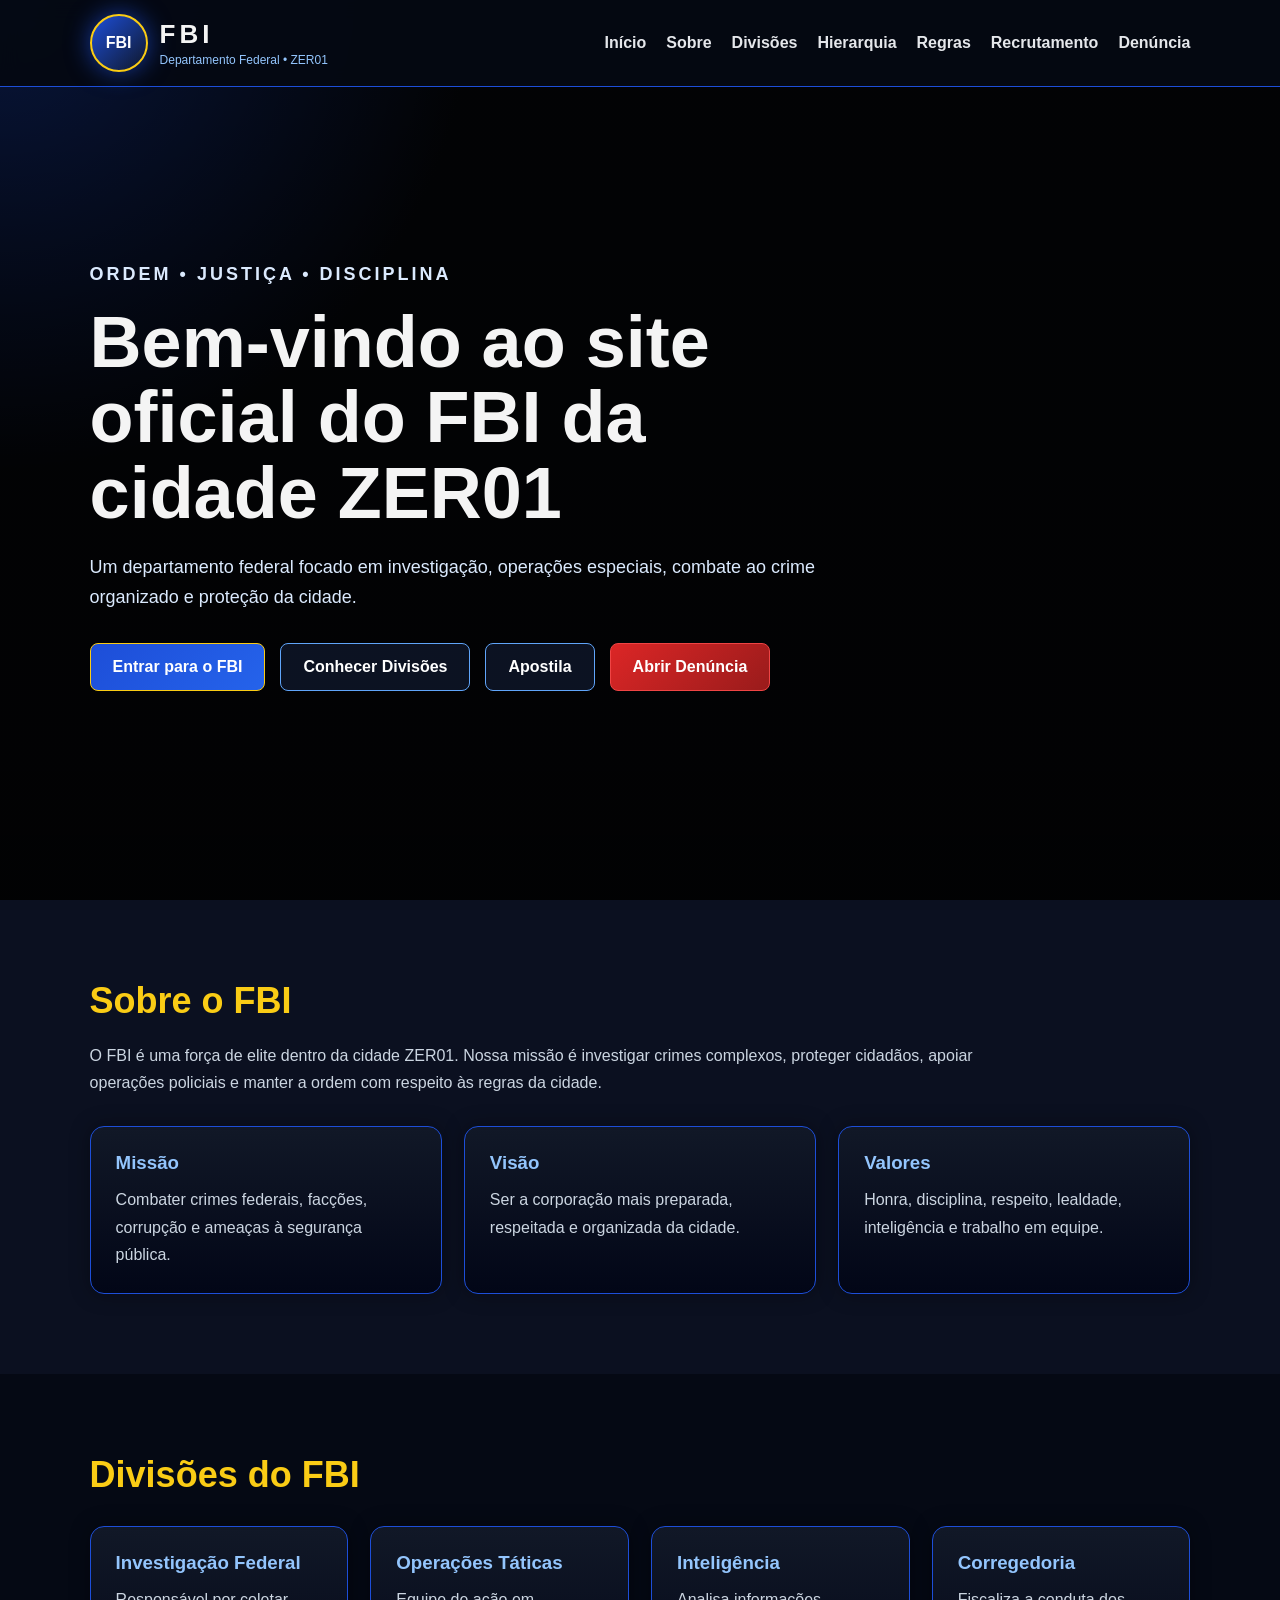
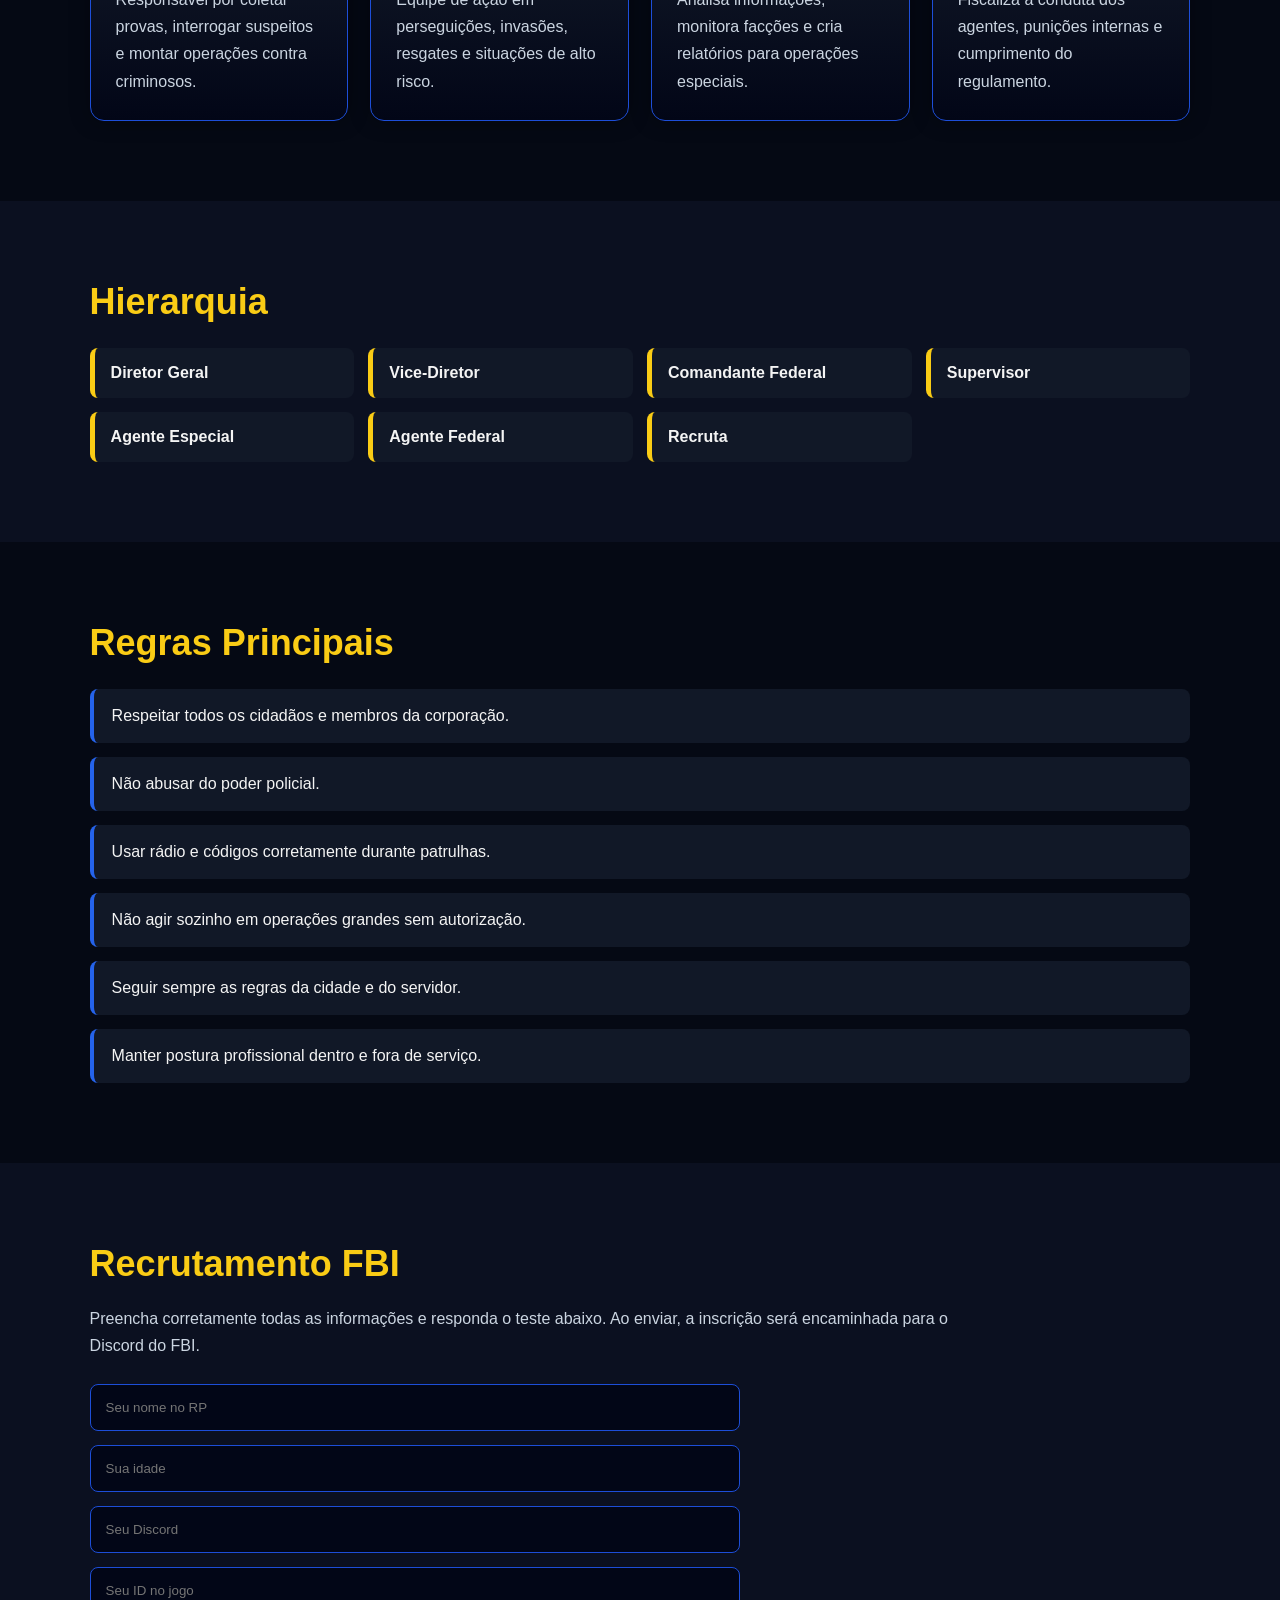
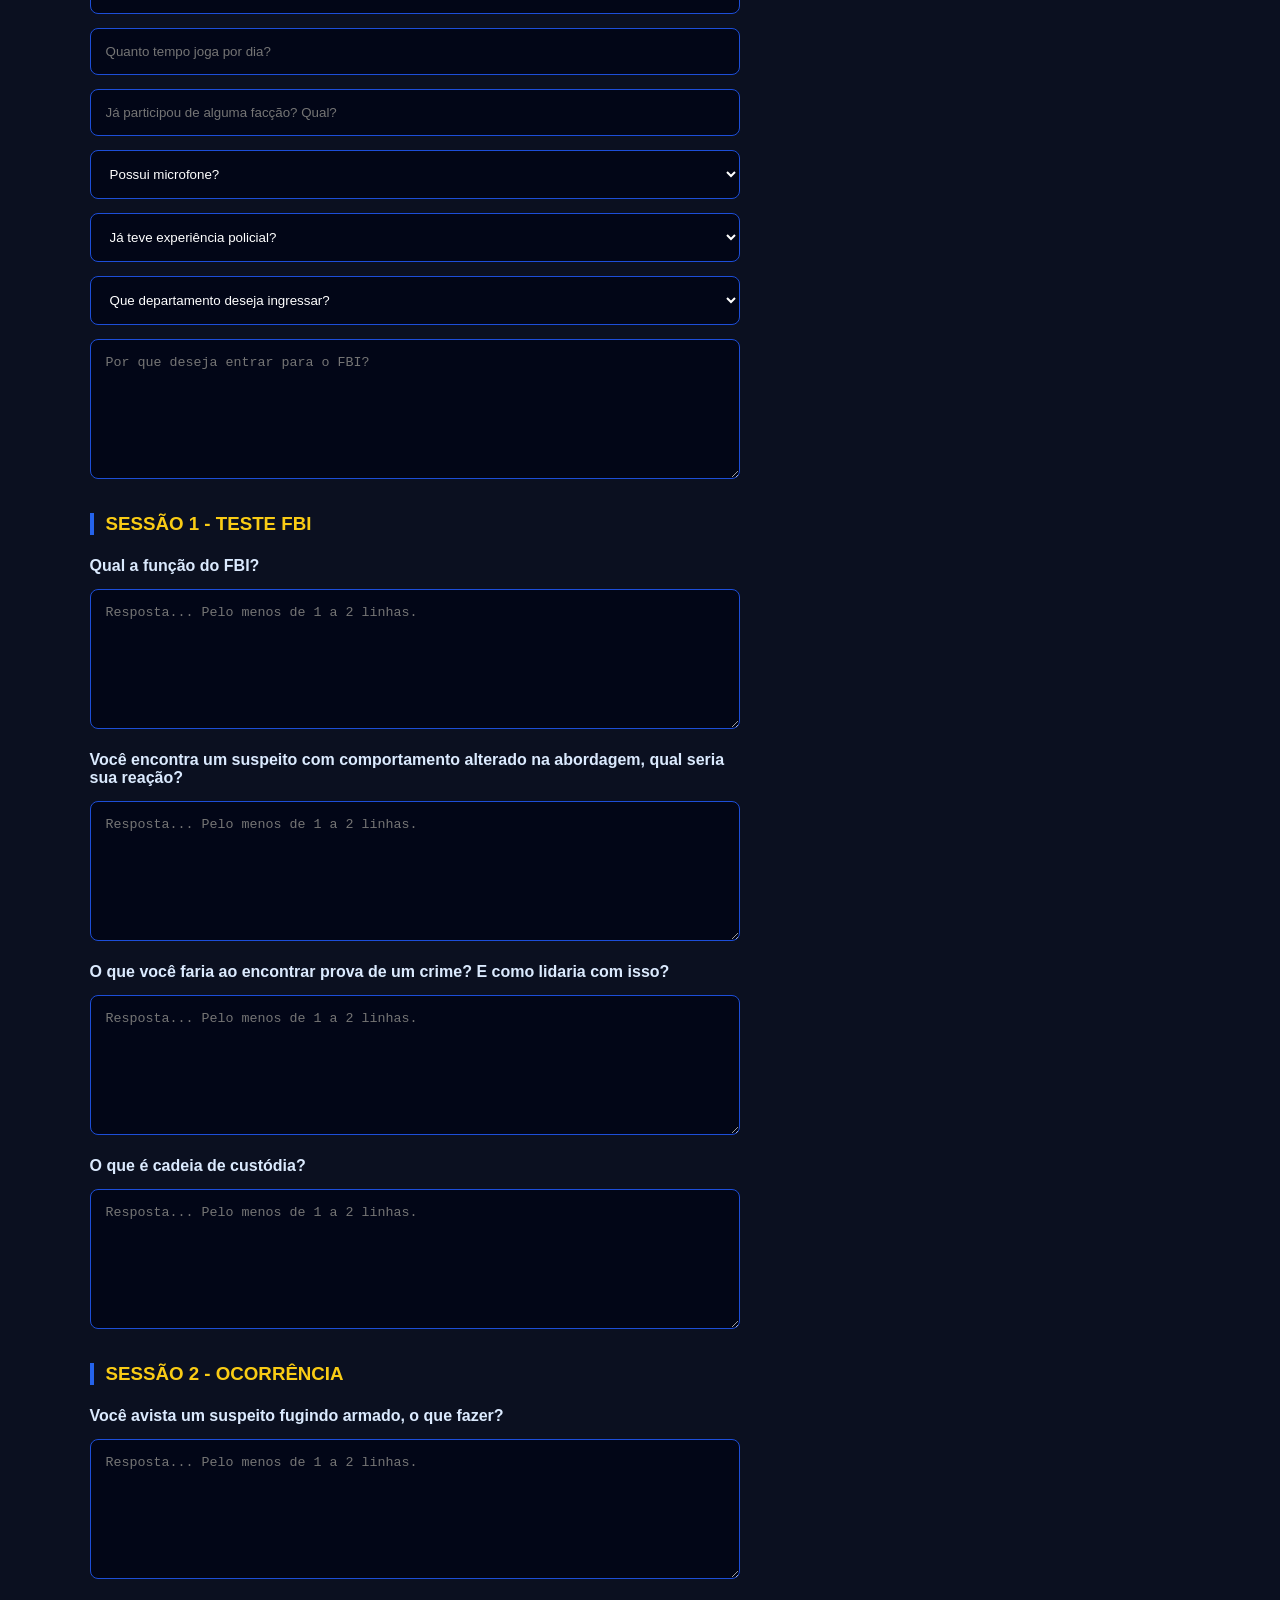
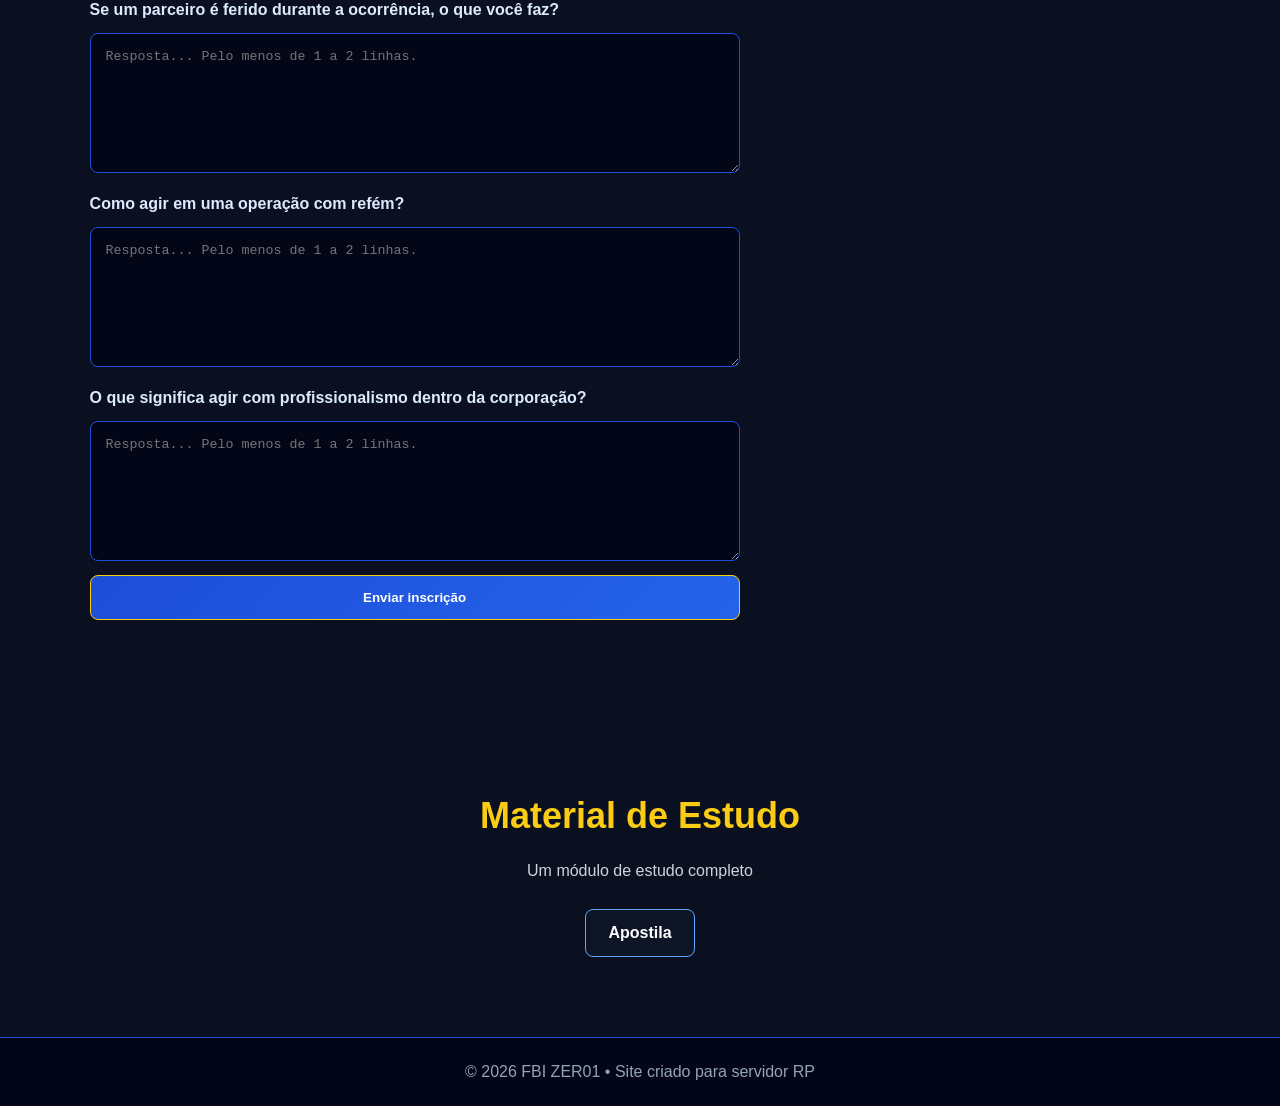
<file: tablets/FBI E SWAT/index.html>
<!DOCTYPE html>
<html lang="pt-BR">
<head>
  <meta charset="UTF-8" />
  <meta name="viewport" content="width=device-width, initial-scale=1.0" />
  <title>FBI - Departamento Federal ZER01</title>
  <link rel="stylesheet" href="style.css" />
</head>
<body>
  <header class="topbar">
    <div class="logo">
      <div class="badge">FBI</div>
      <div>
        <h1>FBI</h1>
        <span>Departamento Federal • ZER01</span>
      </div>
    </div>

    <button class="menu-btn" id="menuBtn">☰</button>

    <nav id="menu">
      <a href="#inicio">Início</a>
      <a href="#sobre">Sobre</a>
      <a href="#divisoes">Divisões</a>
      <a href="#hierarquia">Hierarquia</a>
      <a href="#regras">Regras</a>
      <a href="#recrutamento">Recrutamento</a>
      <a href="denuncia.html">Denúncia</a>
    </nav>
  </header>

  <section id="inicio" class="hero">
    <div class="hero-content">
      <p class="tag">Ordem • Justiça • Disciplina</p>
      <h2>Bem-vindo ao site oficial do FBI da cidade ZER01</h2>
      <p>
        Um departamento federal focado em investigação, operações especiais,
        combate ao crime organizado e proteção da cidade.
      </p>
      <div class="buttons">
        <a href="#recrutamento" class="btn primary">Entrar para o FBI</a>
        <a href="#divisoes" class="btn">Conhecer Divisões</a>
        <a href="apostila/index.html" class="btn">Apostila</a>
        <a href="denuncia.html" class="btn danger">Abrir Denúncia</a>
      </div>
    </div>
  </section>

  <main>
    <section id="sobre" class="section">
      <h2>Sobre o FBI</h2>
      <p>
        O FBI é uma força de elite dentro da cidade ZER01. Nossa missão é
        investigar crimes complexos, proteger cidadãos, apoiar operações
        policiais e manter a ordem com respeito às regras da cidade.
      </p>

      <div class="cards">
        <div class="card">
          <h3>Missão</h3>
          <p>Combater crimes federais, facções, corrupção e ameaças à segurança pública.</p>
        </div>
        <div class="card">
          <h3>Visão</h3>
          <p>Ser a corporação mais preparada, respeitada e organizada da cidade.</p>
        </div>
        <div class="card">
          <h3>Valores</h3>
          <p>Honra, disciplina, respeito, lealdade, inteligência e trabalho em equipe.</p>
        </div>
      </div>
    </section>

    <section id="divisoes" class="section dark">
      <h2>Divisões do FBI</h2>
      <div class="grid">
        <div class="division">
          <h3>Investigação Federal</h3>
          <p>Responsável por coletar provas, interrogar suspeitos e montar operações contra criminosos.</p>
        </div>
        <div class="division">
          <h3>Operações Táticas</h3>
          <p>Equipe de ação em perseguições, invasões, resgates e situações de alto risco.</p>
        </div>
        <div class="division">
          <h3>Inteligência</h3>
          <p>Analisa informações, monitora facções e cria relatórios para operações especiais.</p>
        </div>
        <div class="division">
          <h3>Corregedoria</h3>
          <p>Fiscaliza a conduta dos agentes, punições internas e cumprimento do regulamento.</p>
        </div>
      </div>
    </section>

    <section id="hierarquia" class="section">
      <h2>Hierarquia</h2>
      <div class="rank-list">
        <span>Diretor Geral</span>
        <span>Vice-Diretor</span>
        <span>Comandante Federal</span>
        <span>Supervisor</span>
        <span>Agente Especial</span>
        <span>Agente Federal</span>
        <span>Recruta</span>
      </div>
    </section>

    <section id="regras" class="section dark">
      <h2>Regras Principais</h2>
      <ul class="rules">
        <li>Respeitar todos os cidadãos e membros da corporação.</li>
        <li>Não abusar do poder policial.</li>
        <li>Usar rádio e códigos corretamente durante patrulhas.</li>
        <li>Não agir sozinho em operações grandes sem autorização.</li>
        <li>Seguir sempre as regras da cidade e do servidor.</li>
        <li>Manter postura profissional dentro e fora de serviço.</li>
      </ul>
    </section>

    <section id="recrutamento" class="section">
      <h2>Recrutamento FBI</h2>

      <p>
        Preencha corretamente todas as informações e responda o teste abaixo.
        Ao enviar, a inscrição será encaminhada para o Discord do FBI.
      </p>

      <form id="formulario" class="form">

        <input type="text" id="nome" placeholder="Seu nome no RP" required />

        <input type="number" id="idade" placeholder="Sua idade" required />

        <input type="text" id="discord" placeholder="Seu Discord" required />

        <input type="text" id="idgame" placeholder="Seu ID no jogo" required />

        <input type="text" id="tempo" placeholder="Quanto tempo joga por dia?" required />

        <input type="text" id="faccoes" placeholder="Já participou de alguma facção? Qual?" required />

        <select id="microfone" required>
          <option value="">Possui microfone?</option>
          <option>Sim</option>
          <option>Não</option>
        </select>

        <select id="experiencia" required>
          <option value="">Já teve experiência policial?</option>
          <option>Sim</option>
          <option>Não</option>
        </select>

        <select id="departamento" required>
          <option value="">Que departamento deseja ingressar?</option>
          <option>FBI</option>
          <option>SWAT</option>
        </select>

        <textarea id="motivo"
          placeholder="Por que deseja entrar para o FBI?"
          required></textarea>

        <h3>SESSÃO 1 - TESTE FBI</h3>

        <label for="funcao_fbi">Qual a função do FBI?</label>
        <textarea id="funcao_fbi"
          placeholder="Resposta... Pelo menos de 1 a 2 linhas."
          required></textarea>

        <label for="suspeito_alterado">
          Você encontra um suspeito com comportamento alterado na abordagem, qual seria sua reação?
        </label>
        <textarea id="suspeito_alterado"
          placeholder="Resposta... Pelo menos de 1 a 2 linhas."
          required></textarea>

        <label for="prova_crime">
          O que você faria ao encontrar prova de um crime? E como lidaria com isso?
        </label>
        <textarea id="prova_crime"
          placeholder="Resposta... Pelo menos de 1 a 2 linhas."
          required></textarea>

        <label for="cadeia_custodia">O que é cadeia de custódia?</label>
        <textarea id="cadeia_custodia"
          placeholder="Resposta... Pelo menos de 1 a 2 linhas."
          required></textarea>

        <h3>SESSÃO 2 - OCORRÊNCIA</h3>

        <label for="suspeito_armado">
          Você avista um suspeito fugindo armado, o que fazer?
        </label>
        <textarea id="suspeito_armado"
          placeholder="Resposta... Pelo menos de 1 a 2 linhas."
          required></textarea>

        <label for="parceiro_ferido">
          Se um parceiro é ferido durante a ocorrência, o que você faz?
        </label>
        <textarea id="parceiro_ferido"
          placeholder="Resposta... Pelo menos de 1 a 2 linhas."
          required></textarea>

        <label for="operacao_refem">
          Como agir em uma operação com refém?
        </label>
        <textarea id="operacao_refem"
          placeholder="Resposta... Pelo menos de 1 a 2 linhas."
          required></textarea>

        <label for="profissionalismo">
          O que significa agir com profissionalismo dentro da corporação?
        </label>
        <textarea id="profissionalismo"
          placeholder="Resposta... Pelo menos de 1 a 2 linhas."
          required></textarea>

        <button type="submit" class="btn primary">
          Enviar inscrição
        </button>

      </form>

      <p id="mensagem" class="mensagem"></p>
    </section>

     <section id="2" class="section contact">
      <h2>Material de Estudo</h2>
      <p>Um módulo de estudo completo</p>
      <a href="apostila/index.html" class="btn">Apostila</a>
    </section>
  </main>

  <footer>
    <p>© 2026 FBI ZER01 • Site criado para servidor RP</p>
  </footer>

  <script src="script.js"></script>
</body>
</html>
</file>
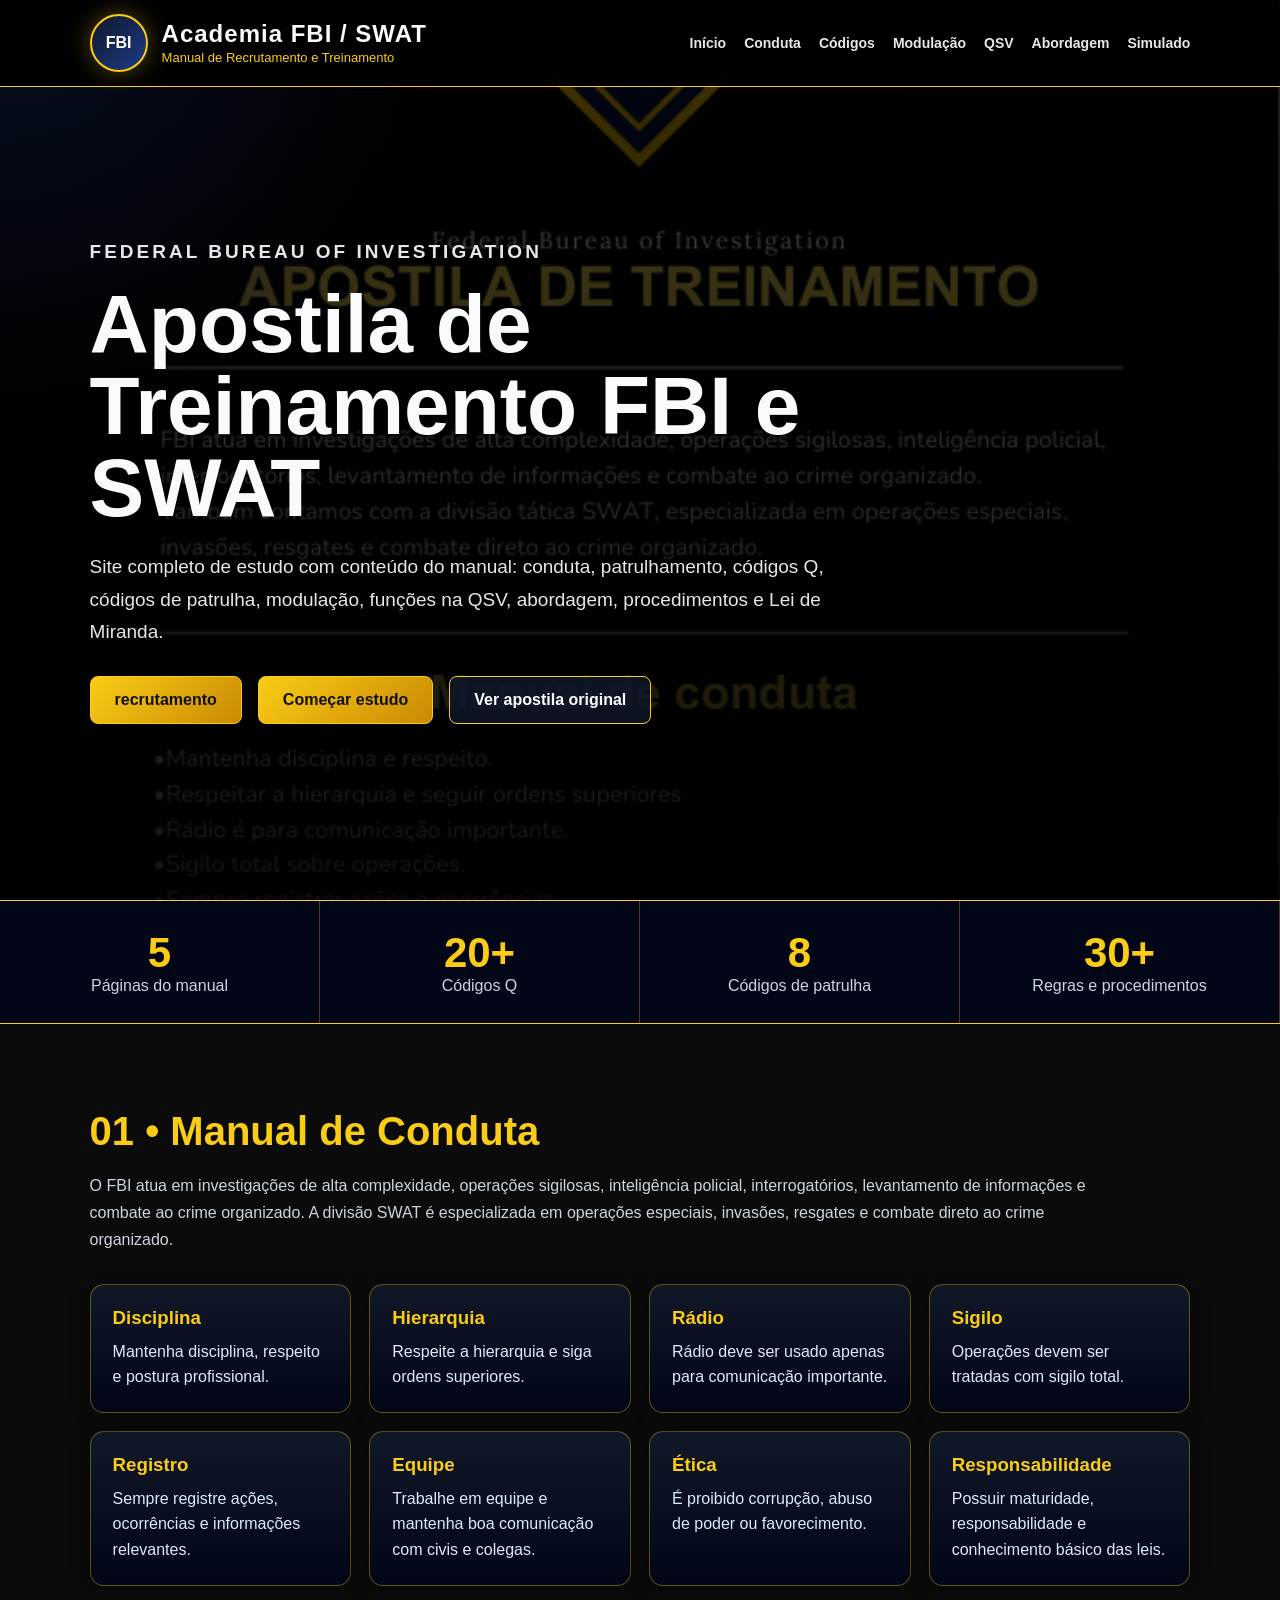
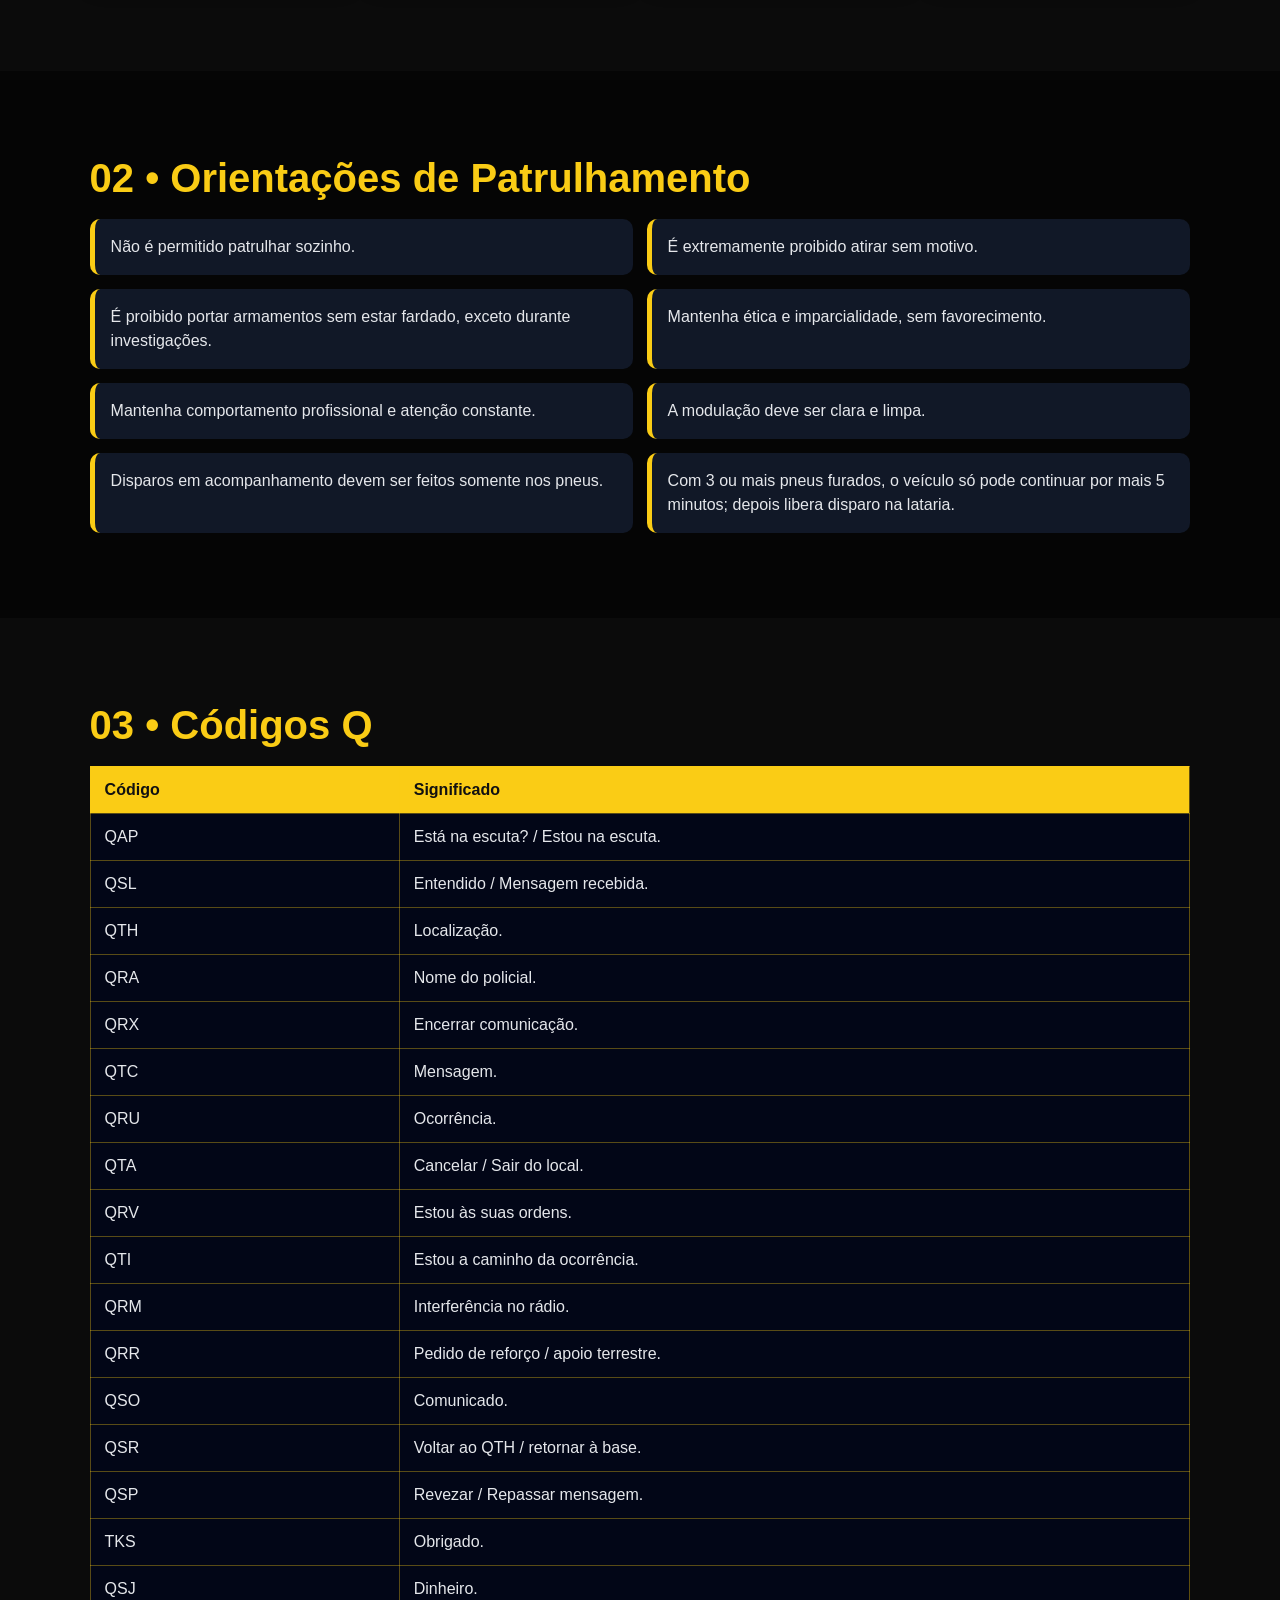
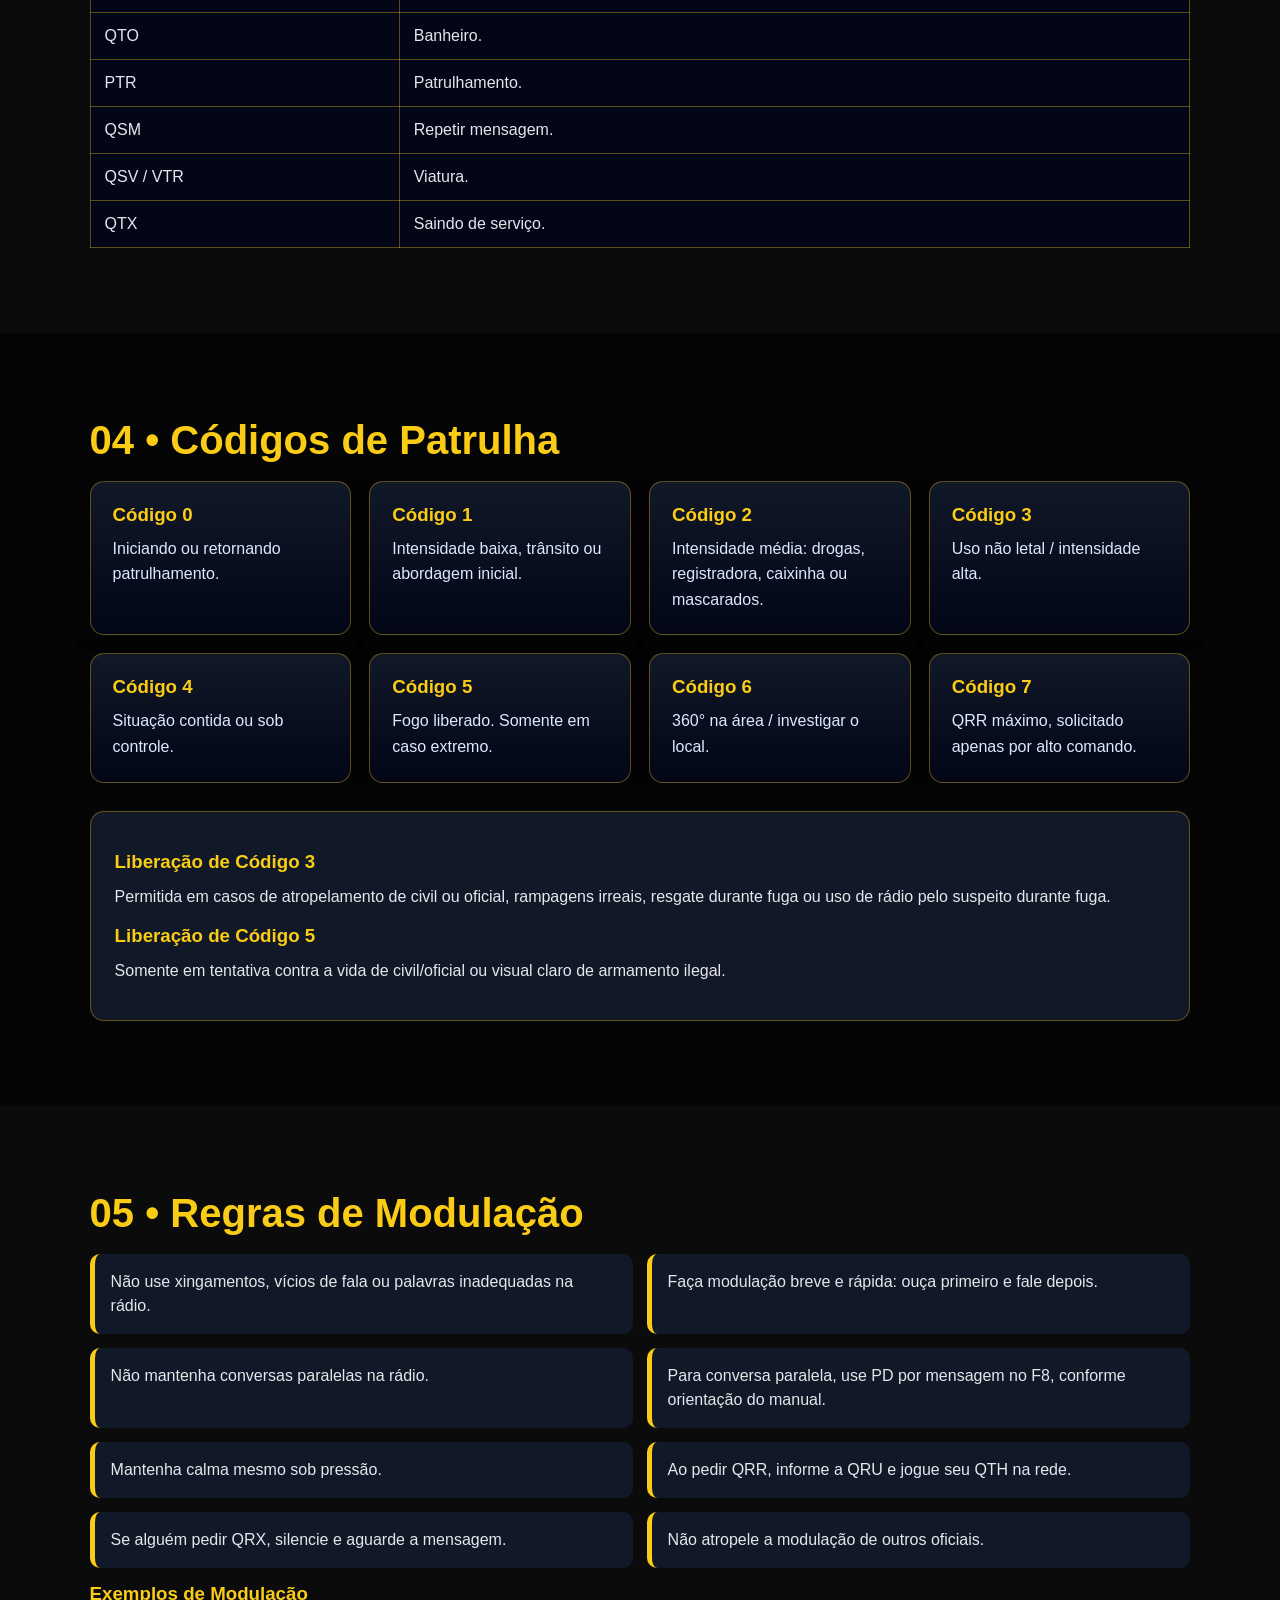
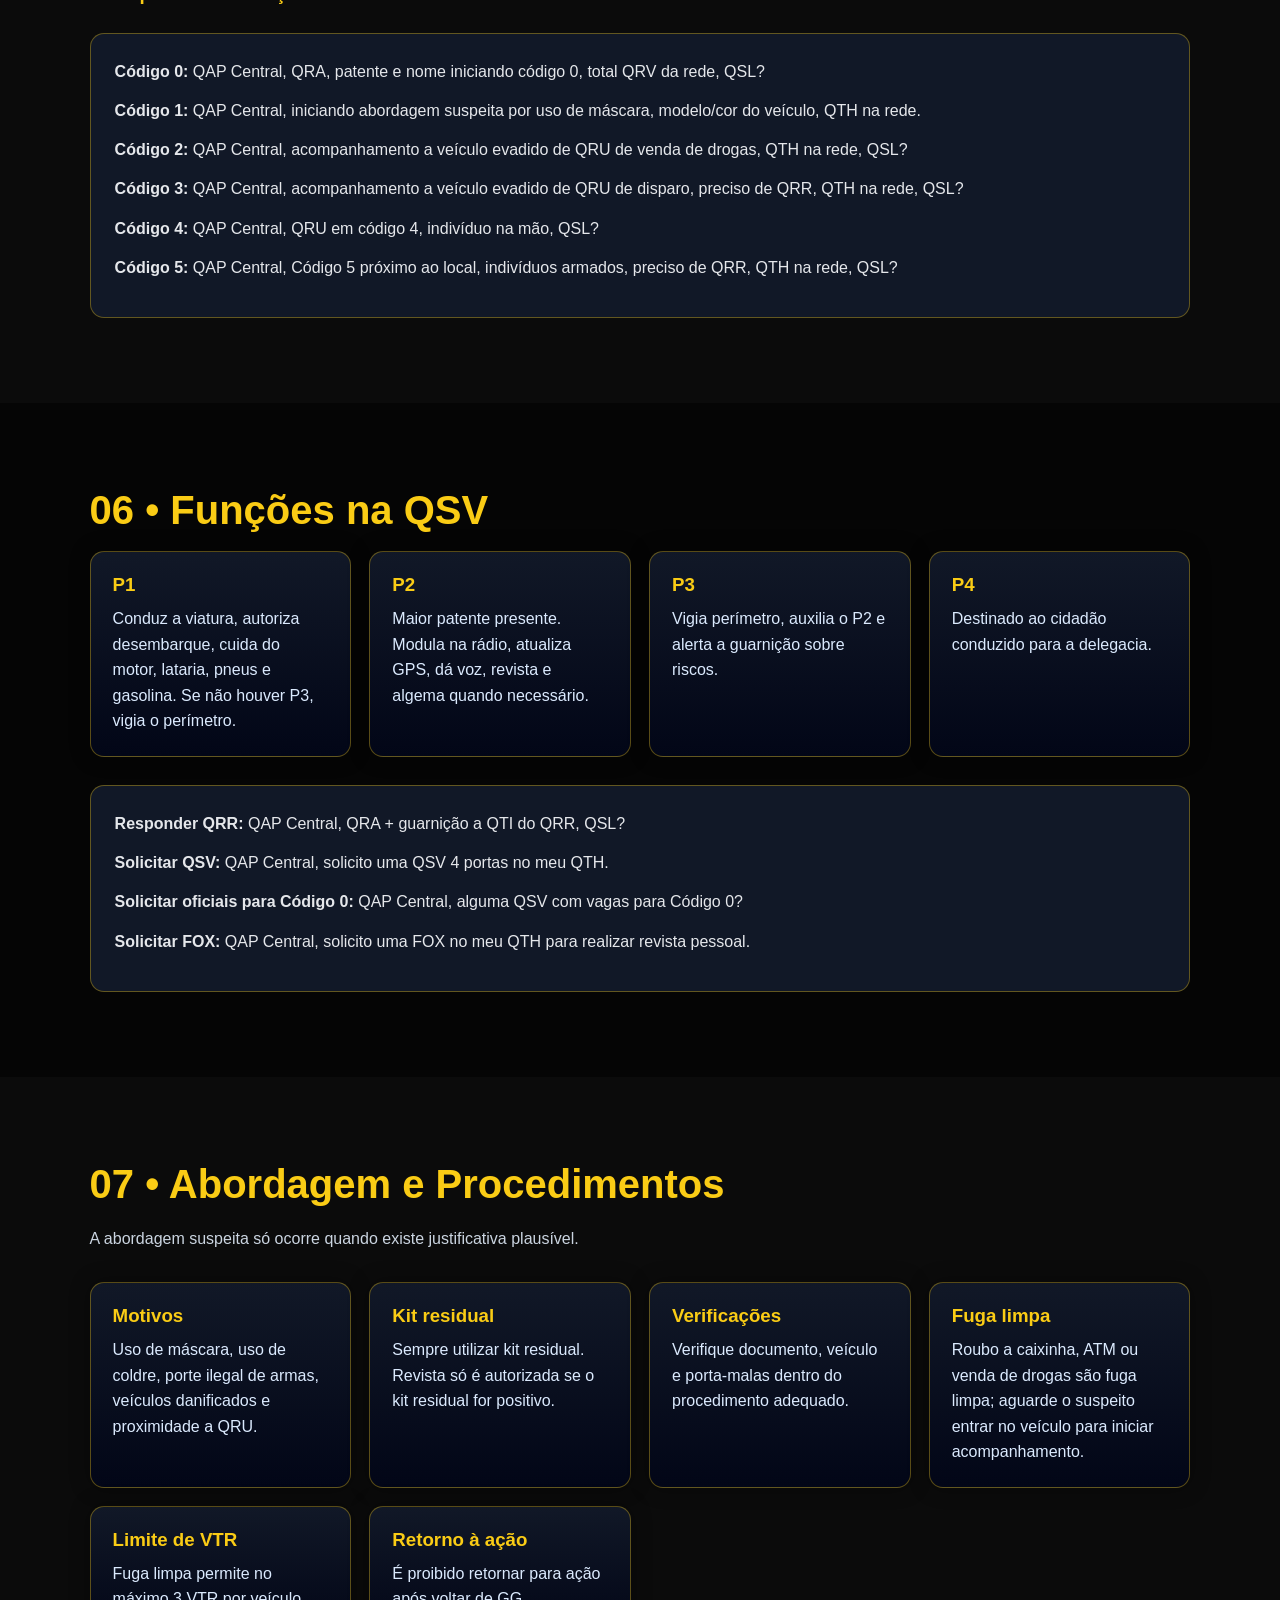
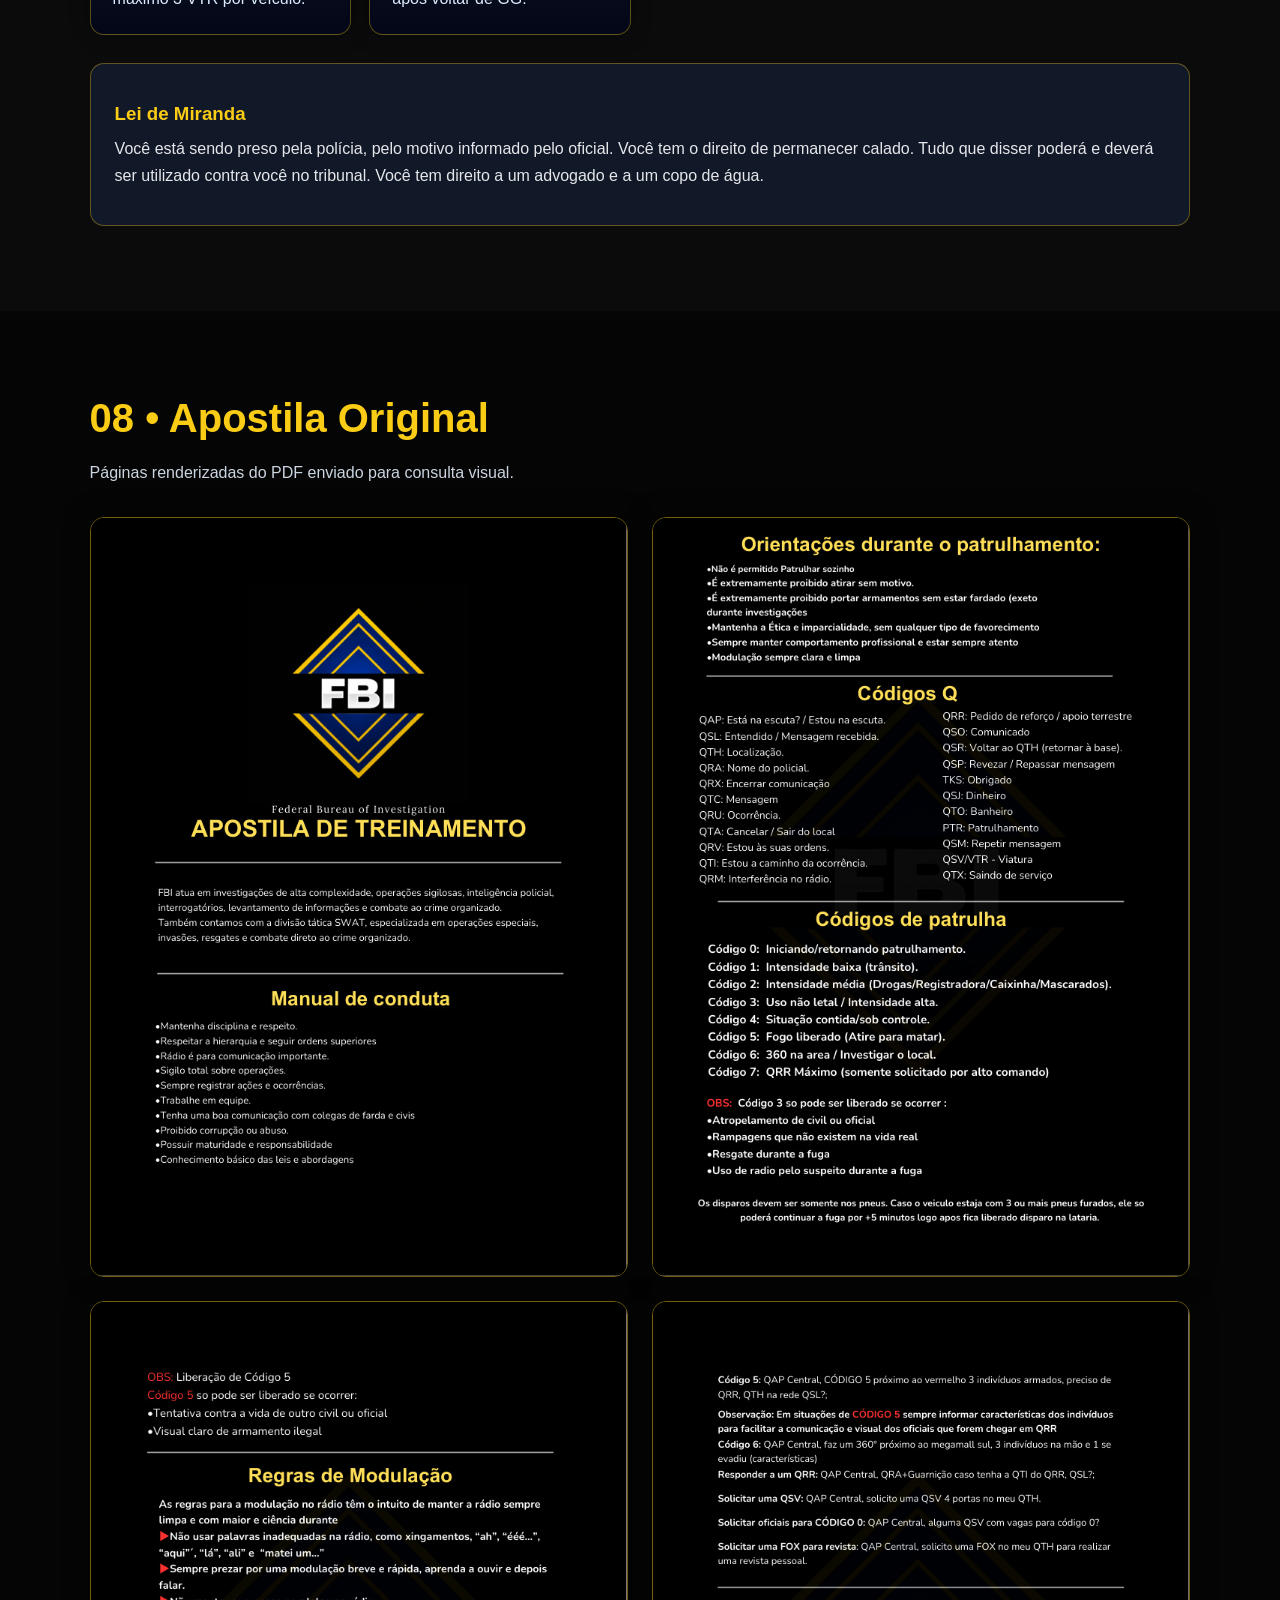
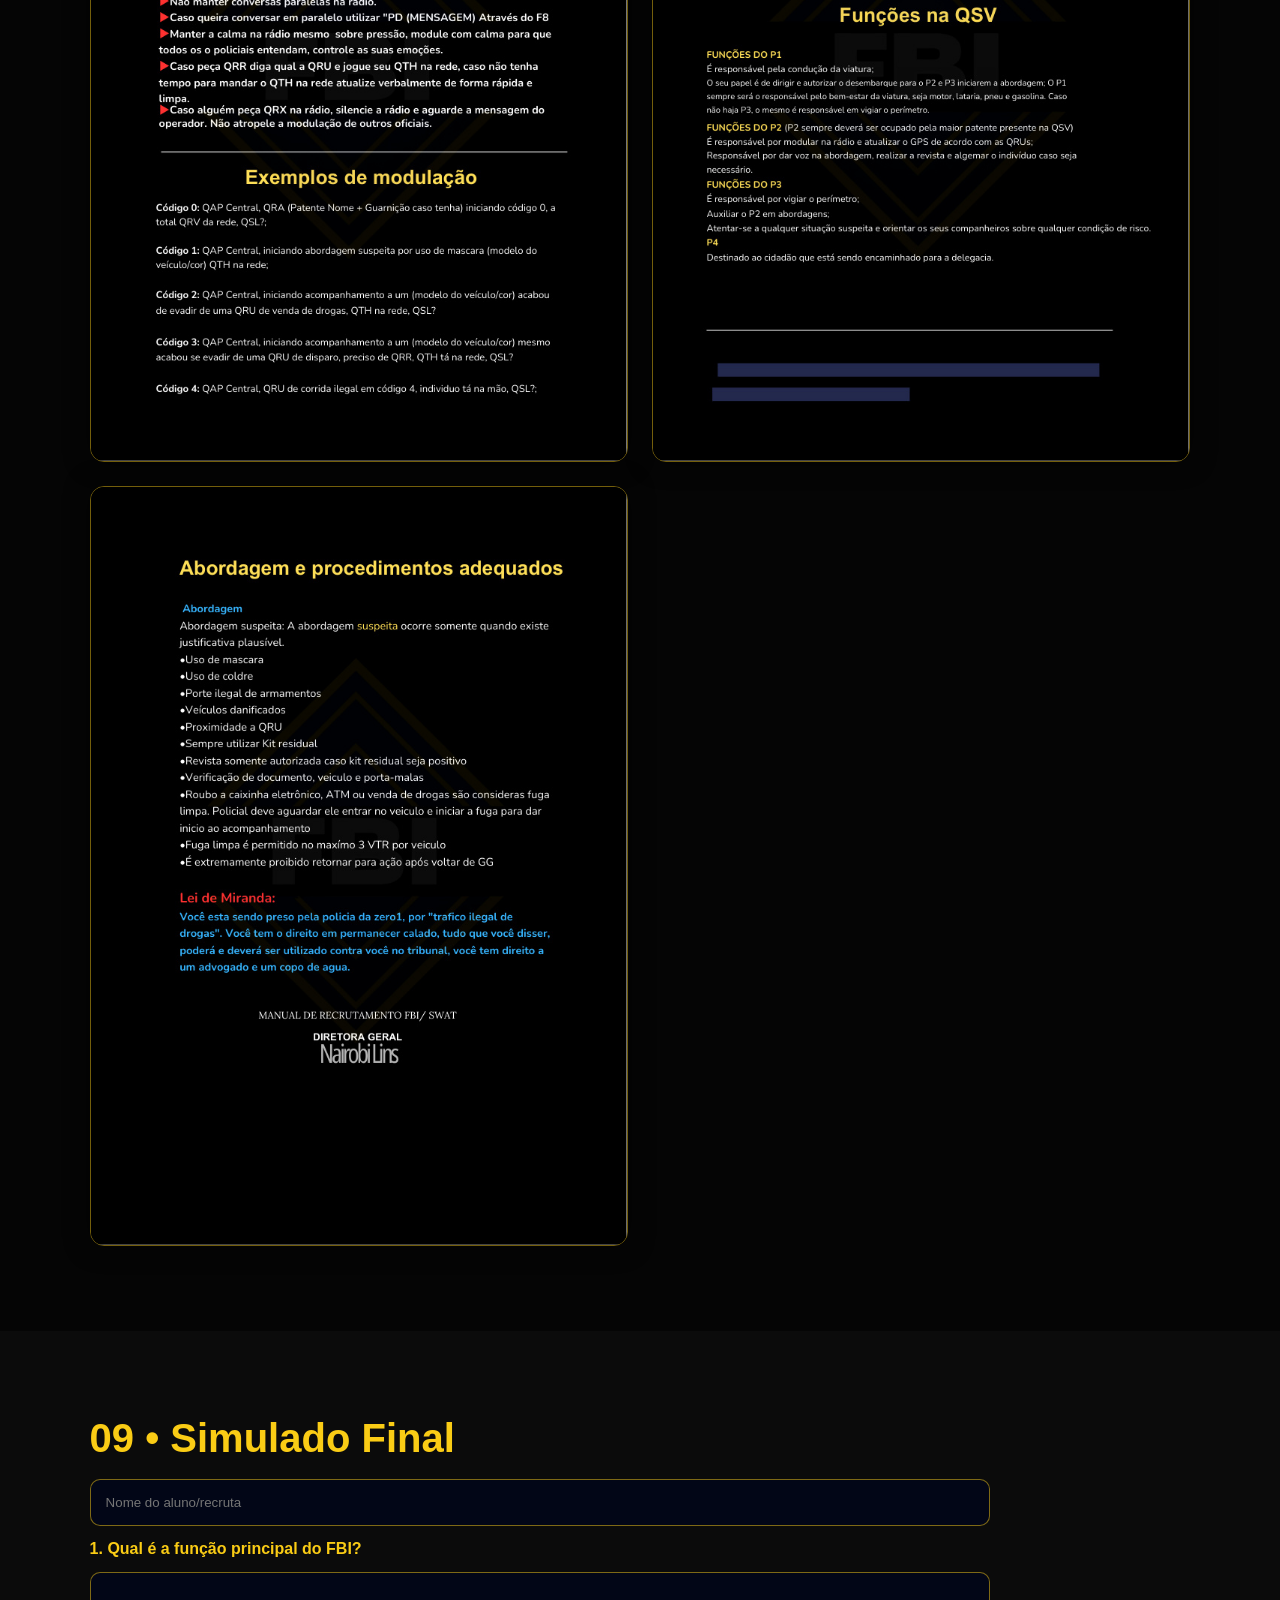
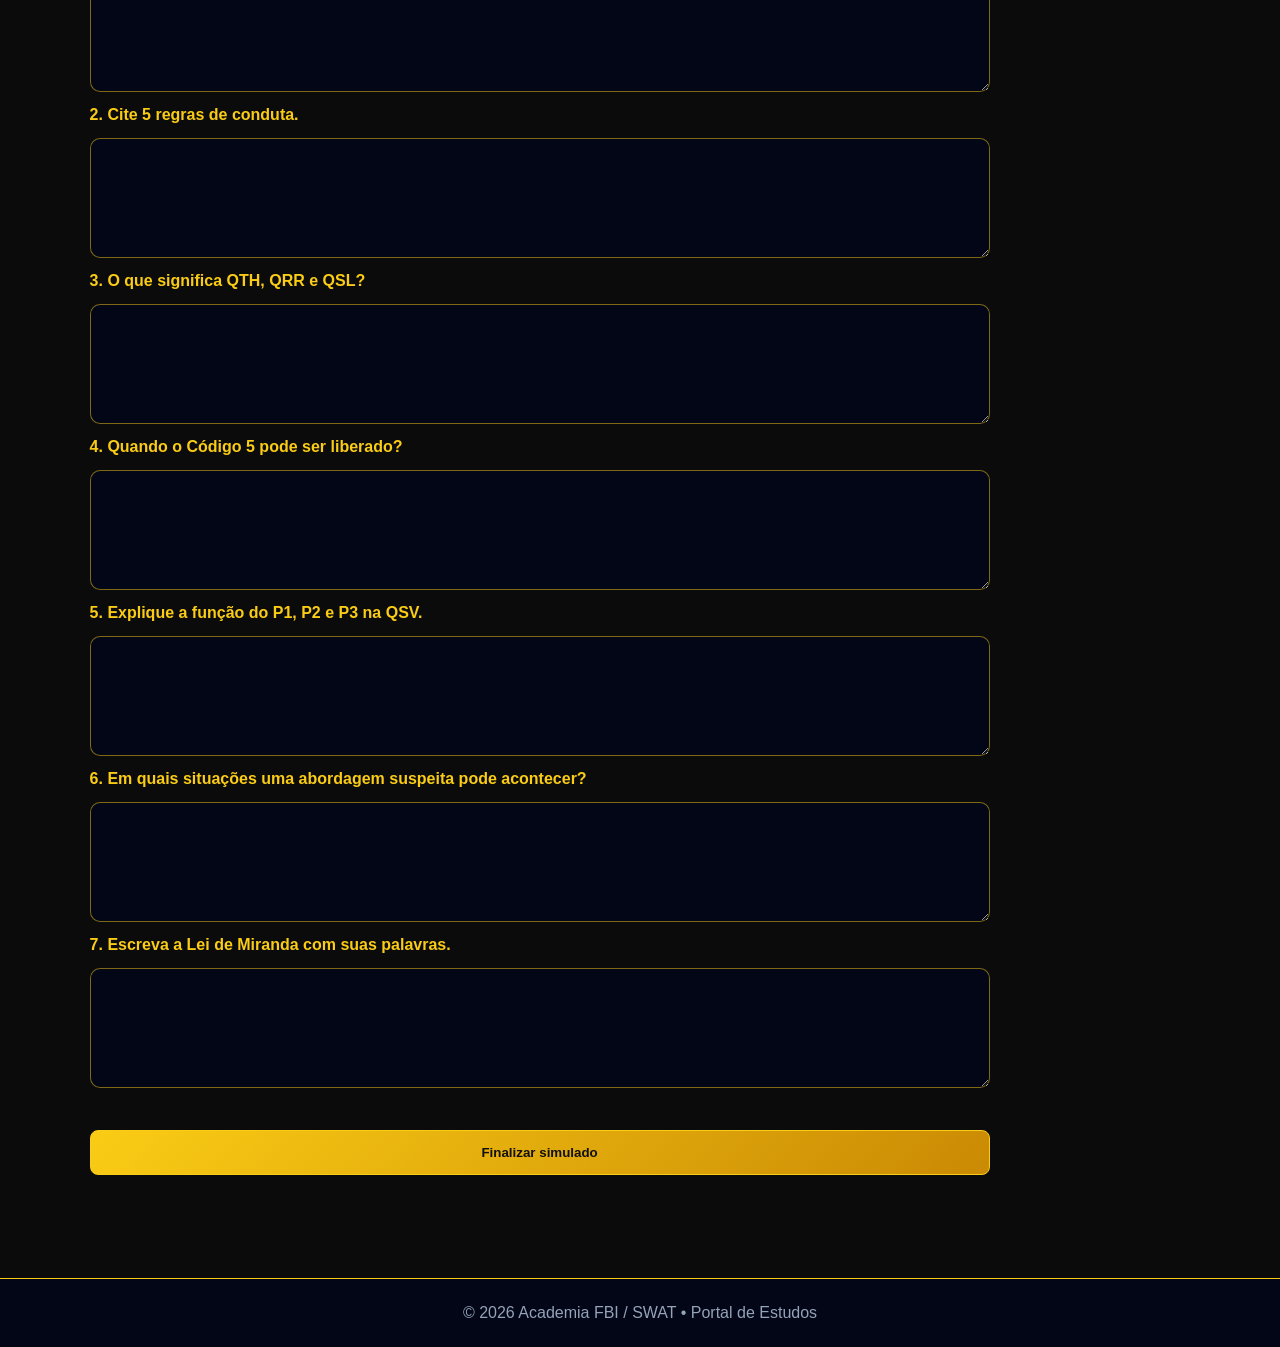
<file: tablets/FBI E SWAT/apostila/index.html>
<!DOCTYPE html>
<html lang="pt-BR">
<head>
  <meta charset="UTF-8" />
  <meta name="viewport" content="width=device-width, initial-scale=1.0" />
  <title>Portal de Estudos FBI / SWAT</title>
  <link rel="stylesheet" href="style.css" />
</head>
<body>

<header class="topbar">
  <div class="brand">
    <div class="badge">FBI</div>
    <div>
      <h1>Academia FBI / SWAT</h1>
      <span>Manual de Recrutamento e Treinamento</span>
    </div>
  </div>

  <button id="menuBtn" class="menu-btn">☰</button>

  <nav id="menu">
    <a href="../index.html">Início</a>
    <a href="#conduta">Conduta</a>
    <a href="#codigos">Códigos</a>
    <a href="#modulacao">Modulação</a>
    <a href="#qsv">QSV</a>
    <a href="#abordagem">Abordagem</a>
    <a href="#simulado">Simulado</a>
  </nav>
</header>

<section id="inicio" class="hero">
  <div class="hero-content">
    <p class="tag">Federal Bureau of Investigation</p>
    <h2>Apostila de Treinamento FBI e SWAT</h2>
    <p>
      Site completo de estudo com conteúdo do manual: conduta, patrulhamento,
      códigos Q, códigos de patrulha, modulação, funções na QSV, abordagem,
      procedimentos e Lei de Miranda.
    </p>
    <div class="actions">
      <a href="#recrutamento" class="btn primary">recrutamento</a>
      <a href="#conduta" class="btn primary">Começar estudo</a>
      <a href="#apostila" class="btn">Ver apostila original</a>
    </div>
  </div>
</section>

<main>

<section class="stats">
  <div><strong>5</strong><span>Páginas do manual</span></div>
  <div><strong>20+</strong><span>Códigos Q</span></div>
  <div><strong>8</strong><span>Códigos de patrulha</span></div>
  <div><strong>30+</strong><span>Regras e procedimentos</span></div>
</section>

<section id="conduta" class="section">
  <h2>01 • Manual de Conduta</h2>
  <p class="section-desc">
    O FBI atua em investigações de alta complexidade, operações sigilosas,
    inteligência policial, interrogatórios, levantamento de informações e combate
    ao crime organizado. A divisão SWAT é especializada em operações especiais,
    invasões, resgates e combate direto ao crime organizado.
  </p>

  <div class="cards">
    <article class="card"><h3>Disciplina</h3><p>Mantenha disciplina, respeito e postura profissional.</p></article>
    <article class="card"><h3>Hierarquia</h3><p>Respeite a hierarquia e siga ordens superiores.</p></article>
    <article class="card"><h3>Rádio</h3><p>Rádio deve ser usado apenas para comunicação importante.</p></article>
    <article class="card"><h3>Sigilo</h3><p>Operações devem ser tratadas com sigilo total.</p></article>
    <article class="card"><h3>Registro</h3><p>Sempre registre ações, ocorrências e informações relevantes.</p></article>
    <article class="card"><h3>Equipe</h3><p>Trabalhe em equipe e mantenha boa comunicação com civis e colegas.</p></article>
    <article class="card"><h3>Ética</h3><p>É proibido corrupção, abuso de poder ou favorecimento.</p></article>
    <article class="card"><h3>Responsabilidade</h3><p>Possuir maturidade, responsabilidade e conhecimento básico das leis.</p></article>
  </div>
</section>

<section class="section dark">
  <h2>02 • Orientações de Patrulhamento</h2>
  <ul class="rules">
    <li>Não é permitido patrulhar sozinho.</li>
    <li>É extremamente proibido atirar sem motivo.</li>
    <li>É proibido portar armamentos sem estar fardado, exceto durante investigações.</li>
    <li>Mantenha ética e imparcialidade, sem favorecimento.</li>
    <li>Mantenha comportamento profissional e atenção constante.</li>
    <li>A modulação deve ser clara e limpa.</li>
    <li>Disparos em acompanhamento devem ser feitos somente nos pneus.</li>
    <li>Com 3 ou mais pneus furados, o veículo só pode continuar por mais 5 minutos; depois libera disparo na lataria.</li>
  </ul>
</section>

<section id="codigos" class="section">
  <h2>03 • Códigos Q</h2>
  <div class="table-wrap">
    <table>
      <tr><th>Código</th><th>Significado</th></tr>
      <tr><td>QAP</td><td>Está na escuta? / Estou na escuta.</td></tr>
      <tr><td>QSL</td><td>Entendido / Mensagem recebida.</td></tr>
      <tr><td>QTH</td><td>Localização.</td></tr>
      <tr><td>QRA</td><td>Nome do policial.</td></tr>
      <tr><td>QRX</td><td>Encerrar comunicação.</td></tr>
      <tr><td>QTC</td><td>Mensagem.</td></tr>
      <tr><td>QRU</td><td>Ocorrência.</td></tr>
      <tr><td>QTA</td><td>Cancelar / Sair do local.</td></tr>
      <tr><td>QRV</td><td>Estou às suas ordens.</td></tr>
      <tr><td>QTI</td><td>Estou a caminho da ocorrência.</td></tr>
      <tr><td>QRM</td><td>Interferência no rádio.</td></tr>
      <tr><td>QRR</td><td>Pedido de reforço / apoio terrestre.</td></tr>
      <tr><td>QSO</td><td>Comunicado.</td></tr>
      <tr><td>QSR</td><td>Voltar ao QTH / retornar à base.</td></tr>
      <tr><td>QSP</td><td>Revezar / Repassar mensagem.</td></tr>
      <tr><td>TKS</td><td>Obrigado.</td></tr>
      <tr><td>QSJ</td><td>Dinheiro.</td></tr>
      <tr><td>QTO</td><td>Banheiro.</td></tr>
      <tr><td>PTR</td><td>Patrulhamento.</td></tr>
      <tr><td>QSM</td><td>Repetir mensagem.</td></tr>
      <tr><td>QSV / VTR</td><td>Viatura.</td></tr>
      <tr><td>QTX</td><td>Saindo de serviço.</td></tr>
    </table>
  </div>
</section>

<section class="section dark">
  <h2>04 • Códigos de Patrulha</h2>
  <div class="cards">
    <article class="card code"><h3>Código 0</h3><p>Iniciando ou retornando patrulhamento.</p></article>
    <article class="card code"><h3>Código 1</h3><p>Intensidade baixa, trânsito ou abordagem inicial.</p></article>
    <article class="card code"><h3>Código 2</h3><p>Intensidade média: drogas, registradora, caixinha ou mascarados.</p></article>
    <article class="card code"><h3>Código 3</h3><p>Uso não letal / intensidade alta.</p></article>
    <article class="card code"><h3>Código 4</h3><p>Situação contida ou sob controle.</p></article>
    <article class="card code"><h3>Código 5</h3><p>Fogo liberado. Somente em caso extremo.</p></article>
    <article class="card code"><h3>Código 6</h3><p>360° na área / investigar o local.</p></article>
    <article class="card code"><h3>Código 7</h3><p>QRR máximo, solicitado apenas por alto comando.</p></article>
  </div>

  <div class="notice">
    <h3>Liberação de Código 3</h3>
    <p>Permitida em casos de atropelamento de civil ou oficial, rampagens irreais, resgate durante fuga ou uso de rádio pelo suspeito durante fuga.</p>
    <h3>Liberação de Código 5</h3>
    <p>Somente em tentativa contra a vida de civil/oficial ou visual claro de armamento ilegal.</p>
  </div>
</section>

<section id="modulacao" class="section">
  <h2>05 • Regras de Modulação</h2>
  <ul class="rules">
    <li>Não use xingamentos, vícios de fala ou palavras inadequadas na rádio.</li>
    <li>Faça modulação breve e rápida: ouça primeiro e fale depois.</li>
    <li>Não mantenha conversas paralelas na rádio.</li>
    <li>Para conversa paralela, use PD por mensagem no F8, conforme orientação do manual.</li>
    <li>Mantenha calma mesmo sob pressão.</li>
    <li>Ao pedir QRR, informe a QRU e jogue seu QTH na rede.</li>
    <li>Se alguém pedir QRX, silencie e aguarde a mensagem.</li>
    <li>Não atropele a modulação de outros oficiais.</li>
  </ul>

  <h3 class="subtitle">Exemplos de Modulação</h3>
  <div class="examples">
    <p><b>Código 0:</b> QAP Central, QRA, patente e nome iniciando código 0, total QRV da rede, QSL?</p>
    <p><b>Código 1:</b> QAP Central, iniciando abordagem suspeita por uso de máscara, modelo/cor do veículo, QTH na rede.</p>
    <p><b>Código 2:</b> QAP Central, acompanhamento a veículo evadido de QRU de venda de drogas, QTH na rede, QSL?</p>
    <p><b>Código 3:</b> QAP Central, acompanhamento a veículo evadido de QRU de disparo, preciso de QRR, QTH na rede, QSL?</p>
    <p><b>Código 4:</b> QAP Central, QRU em código 4, indivíduo na mão, QSL?</p>
    <p><b>Código 5:</b> QAP Central, Código 5 próximo ao local, indivíduos armados, preciso de QRR, QTH na rede, QSL?</p>
  </div>
</section>

<section id="qsv" class="section dark">
  <h2>06 • Funções na QSV</h2>
  <div class="cards">
    <article class="card"><h3>P1</h3><p>Conduz a viatura, autoriza desembarque, cuida do motor, lataria, pneus e gasolina. Se não houver P3, vigia o perímetro.</p></article>
    <article class="card"><h3>P2</h3><p>Maior patente presente. Modula na rádio, atualiza GPS, dá voz, revista e algema quando necessário.</p></article>
    <article class="card"><h3>P3</h3><p>Vigia perímetro, auxilia o P2 e alerta a guarnição sobre riscos.</p></article>
    <article class="card"><h3>P4</h3><p>Destinado ao cidadão conduzido para a delegacia.</p></article>
  </div>

  <div class="examples">
    <p><b>Responder QRR:</b> QAP Central, QRA + guarnição a QTI do QRR, QSL?</p>
    <p><b>Solicitar QSV:</b> QAP Central, solicito uma QSV 4 portas no meu QTH.</p>
    <p><b>Solicitar oficiais para Código 0:</b> QAP Central, alguma QSV com vagas para Código 0?</p>
    <p><b>Solicitar FOX:</b> QAP Central, solicito uma FOX no meu QTH para realizar revista pessoal.</p>
  </div>
</section>

<section id="abordagem" class="section">
  <h2>07 • Abordagem e Procedimentos</h2>
  <p class="section-desc">A abordagem suspeita só ocorre quando existe justificativa plausível.</p>
  <div class="cards">
    <article class="card"><h3>Motivos</h3><p>Uso de máscara, uso de coldre, porte ilegal de armas, veículos danificados e proximidade a QRU.</p></article>
    <article class="card"><h3>Kit residual</h3><p>Sempre utilizar kit residual. Revista só é autorizada se o kit residual for positivo.</p></article>
    <article class="card"><h3>Verificações</h3><p>Verifique documento, veículo e porta-malas dentro do procedimento adequado.</p></article>
    <article class="card"><h3>Fuga limpa</h3><p>Roubo a caixinha, ATM ou venda de drogas são fuga limpa; aguarde o suspeito entrar no veículo para iniciar acompanhamento.</p></article>
    <article class="card"><h3>Limite de VTR</h3><p>Fuga limpa permite no máximo 3 VTR por veículo.</p></article>
    <article class="card"><h3>Retorno à ação</h3><p>É proibido retornar para ação após voltar de GG.</p></article>
  </div>

  <div class="miranda">
    <h3>Lei de Miranda</h3>
    <p>
      Você está sendo preso pela polícia, pelo motivo informado pelo oficial.
      Você tem o direito de permanecer calado. Tudo que disser poderá e deverá
      ser utilizado contra você no tribunal. Você tem direito a um advogado e a um copo de água.
    </p>
  </div>
</section>

<section id="apostila" class="section dark">
  <h2>08 • Apostila Original</h2>
  <p class="section-desc">Páginas renderizadas do PDF enviado para consulta visual.</p>
  <div class="gallery">
    <img src="assets/pages/pagina-1.jpg" alt="Página 1">
    <img src="assets/pages/pagina-2.jpg" alt="Página 2">
    <img src="assets/pages/pagina-3.jpg" alt="Página 3">
    <img src="assets/pages/pagina-4.jpg" alt="Página 4">
    <img src="assets/pages/pagina-5.jpg" alt="Página 5">
  </div>
</section>

<section id="simulado" class="section">
  <h2>09 • Simulado Final</h2>
  <form id="quizForm" class="form">
    <input type="text" id="nome" placeholder="Nome do aluno/recruta" required>
    <label>1. Qual é a função principal do FBI?</label><textarea required></textarea>
    <label>2. Cite 5 regras de conduta.</label><textarea required></textarea>
    <label>3. O que significa QTH, QRR e QSL?</label><textarea required></textarea>
    <label>4. Quando o Código 5 pode ser liberado?</label><textarea required></textarea>
    <label>5. Explique a função do P1, P2 e P3 na QSV.</label><textarea required></textarea>
    <label>6. Em quais situações uma abordagem suspeita pode acontecer?</label><textarea required></textarea>
    <label>7. Escreva a Lei de Miranda com suas palavras.</label><textarea required></textarea>
    <button class="btn primary" type="submit">Finalizar simulado</button>
  </form>
  <p id="resultado"></p>
</section>

</main>

<footer>
  <p>© 2026 Academia FBI / SWAT • Portal de Estudos</p>
</footer>

<script src="script.js"></script>
</body>
</html>
</file>
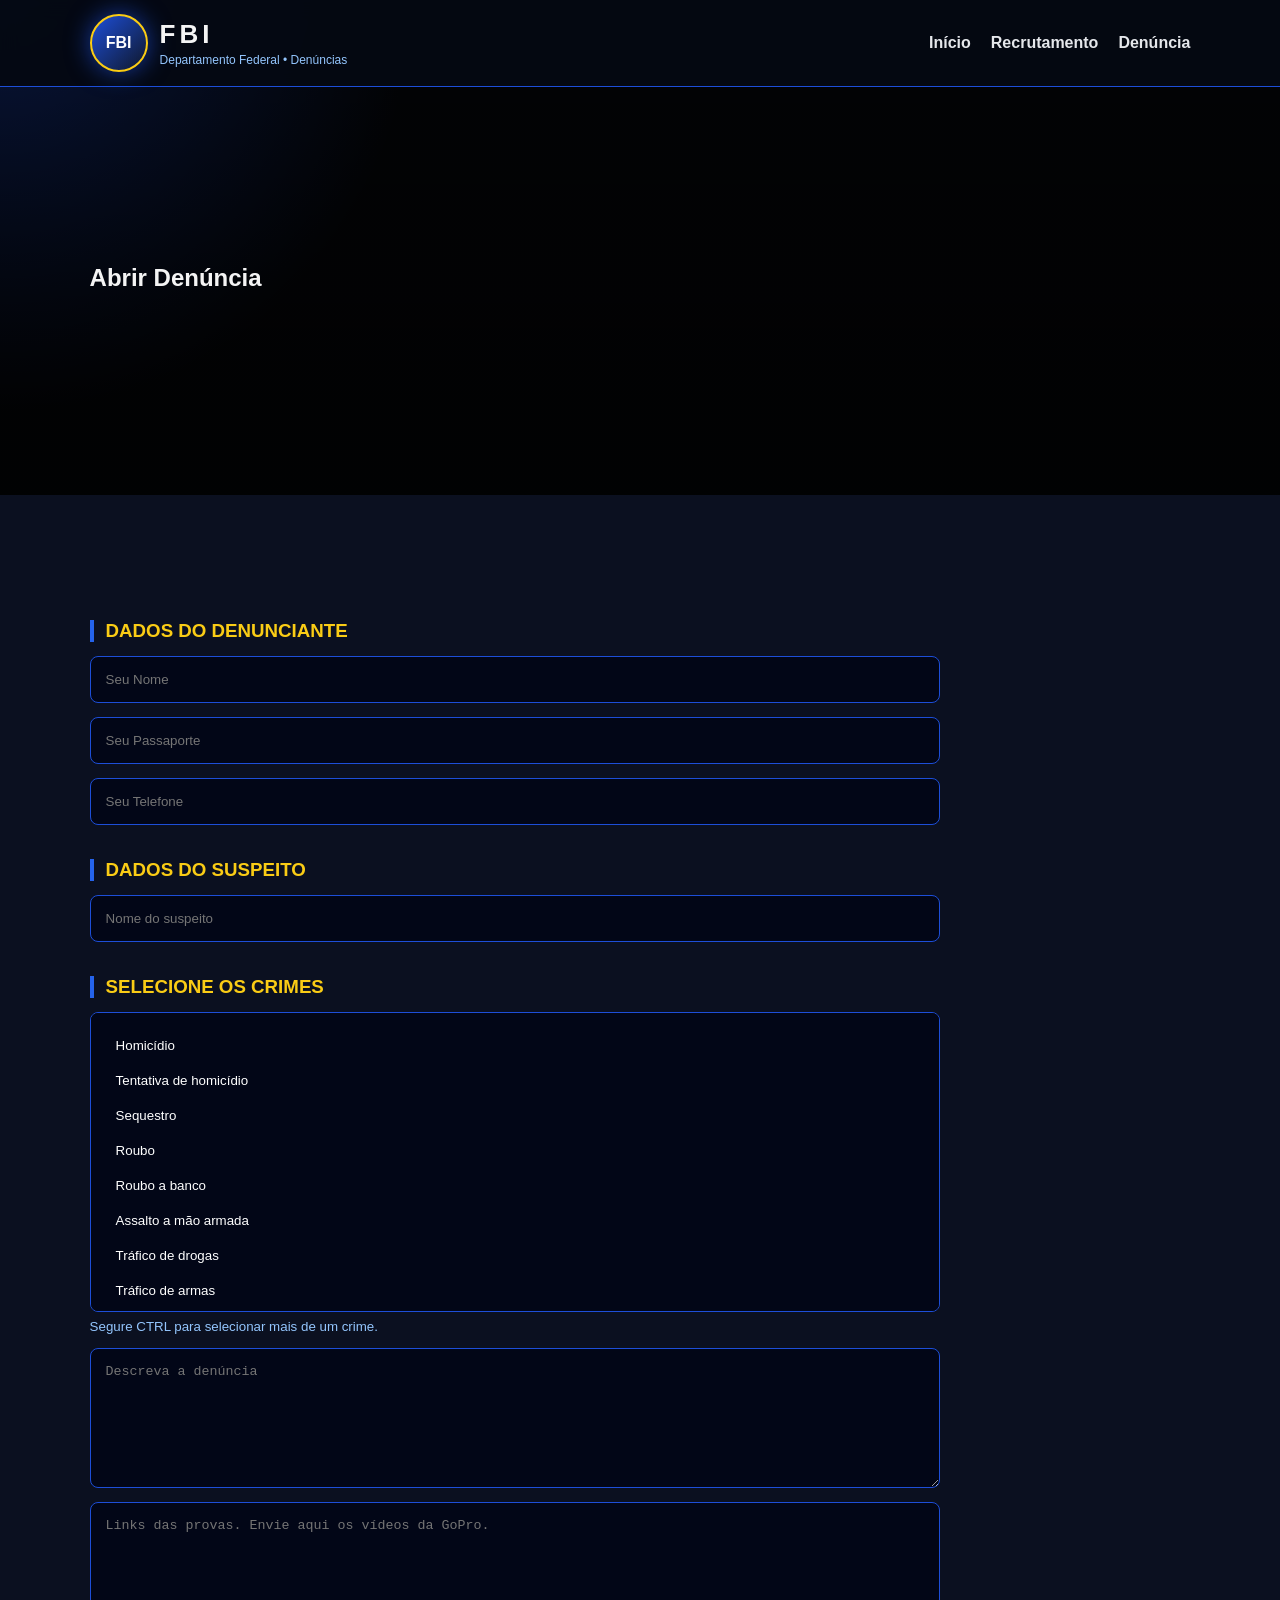
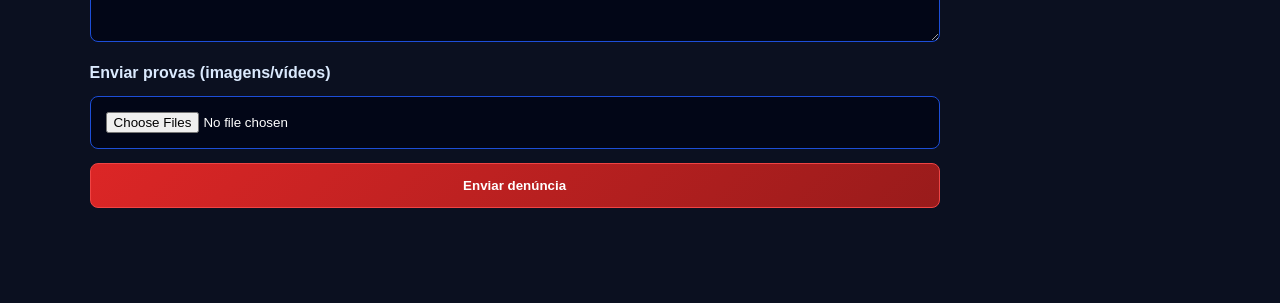
<file: tablets/FBI E SWAT/denuncia.html>
<!DOCTYPE html>
<html lang="pt-BR">
<head>
  <meta charset="UTF-8">
  <meta name="viewport" content="width=device-width, initial-scale=1.0">
  <title>Denúncias FBI</title>
  <link rel="stylesheet" href="style.css">
</head>
<body>
<header class="topbar">
  <div class="logo">
    <div class="badge">FBI</div>
    <div>
      <h1>FBI</h1>
      <span>Departamento Federal • Denúncias</span>
    </div>
  </div>

  <button class="menu-btn" id="menuBtn">☰</button>

  <nav id="menu">
    <a href="index.html#inicio">Início</a>
    <a href="index.html#recrutamento">Recrutamento</a>
    <a href="denuncia.html">Denúncia</a>
  </nav>
</header>

<section class="page-hero">
  <div class="hero-content">
    <h2>Abrir Denúncia</h2>
  </div>
</section>

<main>
<section class="section">

<form id="formDenuncia" class="form investigation-form">

<h3>DADOS DO DENUNCIANTE</h3>

<input type="text" id="nomeDenunciante" placeholder="Seu Nome" required>
<input type="text" id="passaporte" placeholder="Seu Passaporte" required>
<input type="text" id="telefone" placeholder="Seu Telefone" required>

<h3>DADOS DO SUSPEITO</h3>

<input type="text" id="nomeSuspeitoDenuncia" placeholder="Nome do suspeito" required>

<h3>SELECIONE OS CRIMES</h3>

<div class="col-xs-12 col-lg-6 col-md-6 col-sm-6 campos2">

<select id="crimesDenuncia" class="form-control col-xs-12 col-lg-6 col-md-6 col-sm-6 campos2" multiple required>

<option value="Homicídio">Homicídio</option>
<option value="Tentativa de homicídio">Tentativa de homicídio</option>
<option value="Sequestro">Sequestro</option>
<option value="Roubo">Roubo</option>
<option value="Roubo a banco">Roubo a banco</option>
<option value="Assalto a mão armada">Assalto a mão armada</option>
<option value="Tráfico de drogas">Tráfico de drogas</option>
<option value="Tráfico de armas">Tráfico de armas</option>
<option value="Porte ilegal de arma">Porte ilegal de arma</option>
<option value="Fuga da polícia">Fuga da polícia</option>
<option value="Desacato">Desacato</option>
<option value="Corrupção">Corrupção</option>
<option value="Abuso de poder">Abuso de poder</option>
<option value="Extorsão">Extorsão</option>
<option value="Lavagem de dinheiro">Lavagem de dinheiro</option>
<option value="Organização criminosa">Organização criminosa</option>
<option value="Terrorismo">Terrorismo</option>
<option value="Espionagem">Espionagem</option>
<option value="Outro">Outro</option>

</select>

</div>

<small>Segure CTRL para selecionar mais de um crime.</small>

<textarea id="descricaoDenuncia" placeholder="Descreva a denúncia" required></textarea>
<textarea id="linksProvas" placeholder="Links das provas. Envie aqui os vídeos da GoPro." required></textarea>

<label>Enviar provas (imagens/vídeos)</label>
<input type="file" id="arquivosProvasDenuncia" multiple accept="image/*,video/*">

<button type="submit" class="btn danger">
Enviar denúncia
</button>

</form>

<p id="mensagemDenuncia" class="mensagem"></p>

</section>
</main>

<script src="script.js"></script>
</body>
</html>
</file>
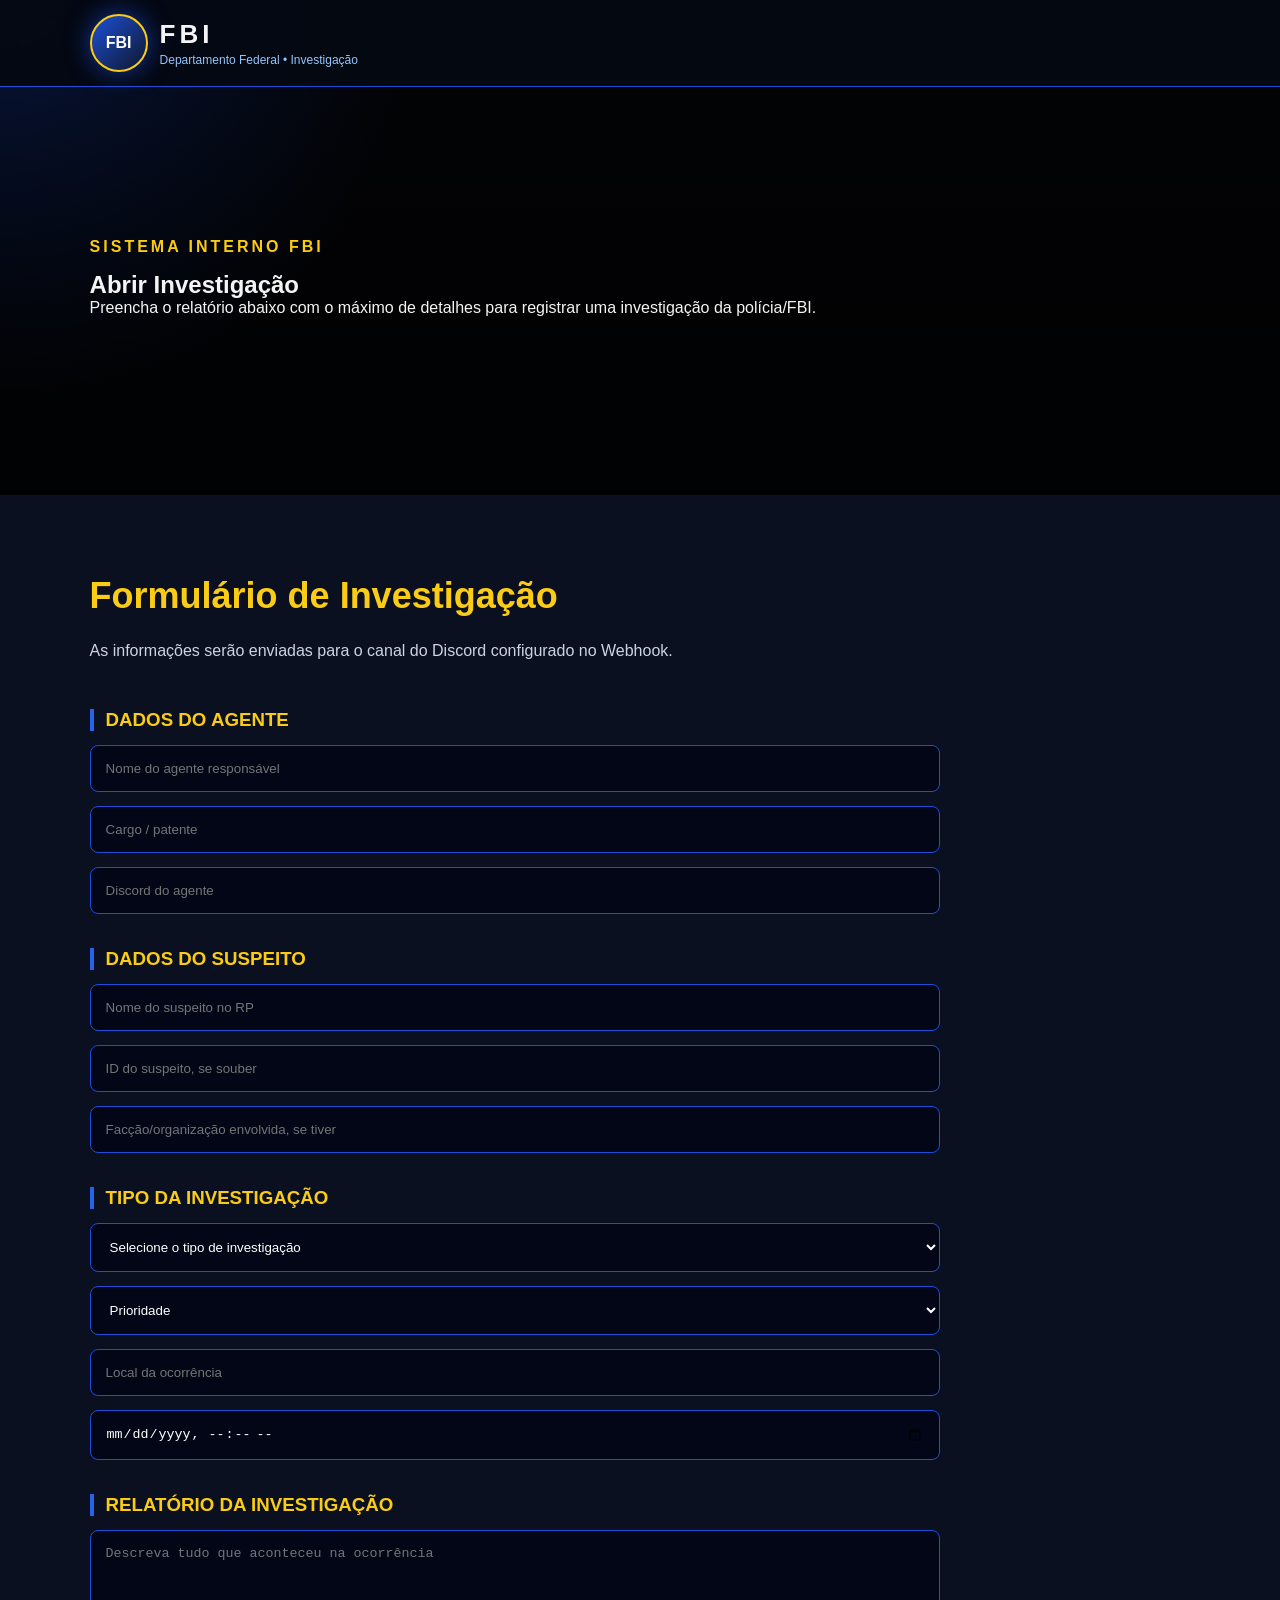
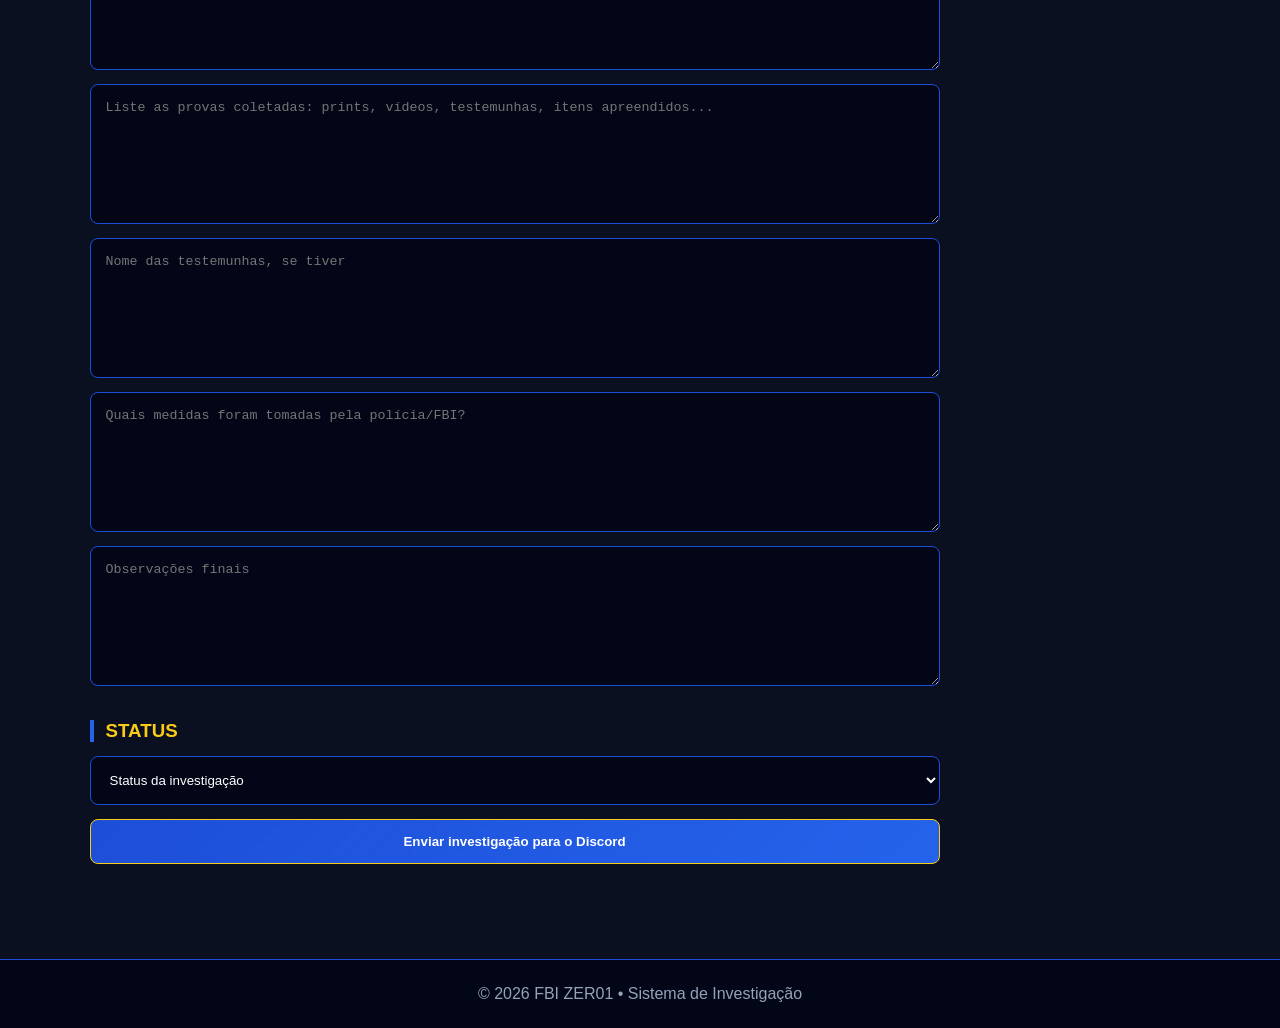
<file: tablets/FBI E SWAT/investigacao.html>
<!DOCTYPE html>
<html lang="pt-BR">
<head>
  <meta charset="UTF-8" />
  <meta name="viewport" content="width=device-width, initial-scale=1.0" />
  <title>FBI - Abrir Investigação</title>
  <link rel="stylesheet" href="style.css" />
</head>
<body>
  <header class="topbar">
    <div class="logo">
      <div class="badge">FBI</div>
      <div>
        <h1>FBI</h1>
        <span>Departamento Federal • Investigação</span>
      </div>
    </div>

    <button class="menu-btn" id="menuBtn">☰</button>

  </header>

  <section class="page-hero">
    <div class="hero-content">
      <p class="tag">Sistema interno FBI</p>
      <h2>Abrir Investigação</h2>
      <p>Preencha o relatório abaixo com o máximo de detalhes para registrar uma investigação da polícia/FBI.</p>
    </div>
  </section>

  <main>
    <section class="section">
      <h2>Formulário de Investigação</h2>
      <p>As informações serão enviadas para o canal do Discord configurado no Webhook.</p>

      <form id="formInvestigacao" class="form investigation-form">
        <h3>DADOS DO AGENTE</h3>

        <input type="text" id="agente" placeholder="Nome do agente responsável" required />
        <input type="text" id="cargo" placeholder="Cargo / patente" required />
        <input type="text" id="discordAgente" placeholder="Discord do agente" required />

        <h3>DADOS DO SUSPEITO</h3>

        <input type="text" id="suspeito" placeholder="Nome do suspeito no RP" required />
        <input type="text" id="idSuspeito" placeholder="ID do suspeito, se souber" />
        <input type="text" id="organizacao" placeholder="Facção/organização envolvida, se tiver" />

        <h3>TIPO DA INVESTIGAÇÃO</h3>

        <select id="tipoInvestigacao" required>
          <option value="">Selecione o tipo de investigação</option>
          <option>Tráfico de drogas</option>
          <option>Tráfico de armas</option>
          <option>Sequestro</option>
          <option>Roubo a banco</option>
          <option>Homicídio</option>
          <option>Corrupção</option>
          <option>Terrorismo</option>
          <option>Espionagem</option>
          <option>Crime organizado</option>
          <option>Outro</option>
        </select>

        <select id="prioridade" required>
          <option value="">Prioridade</option>
          <option>Baixa</option>
          <option>Média</option>
          <option>Alta</option>
          <option>Urgente</option>
        </select>

        <input type="text" id="localOcorrencia" placeholder="Local da ocorrência" required />
        <input type="datetime-local" id="dataOcorrencia" required />

        <h3>RELATÓRIO DA INVESTIGAÇÃO</h3>

        <textarea id="relato" placeholder="Descreva tudo que aconteceu na ocorrência" required></textarea>
        <textarea id="provas" placeholder="Liste as provas coletadas: prints, vídeos, testemunhas, itens apreendidos..." required></textarea>
        <textarea id="testemunhas" placeholder="Nome das testemunhas, se tiver"></textarea>
        <textarea id="medidas" placeholder="Quais medidas foram tomadas pela polícia/FBI?" required></textarea>
        <textarea id="observacoes" placeholder="Observações finais"></textarea>

        <h3>STATUS</h3>

        <select id="statusInvestigacao" required>
          <option value="">Status da investigação</option>
          <option>Aberta</option>
          <option>Em análise</option>
          <option>Aguardando provas</option>
          <option>Encaminhada para comando</option>
          <option>Finalizada</option>
        </select>

        <button type="submit" class="btn primary">Enviar investigação para o Discord</button>
      </form>

      <p id="mensagemInvestigacao" class="mensagem"></p>
    </section>
  </main>

  <footer>
    <p>© 2026 FBI ZER01 • Sistema de Investigação</p>
  </footer>

  <script src="script.js"></script>
</body>
</html>
</file>
<file: tablets/FBI E SWAT/style.css>
* {
  margin: 0;
  padding: 0;
  box-sizing: border-box;
}

html {
  scroll-behavior: smooth;
}

body {
  font-family: Arial, Helvetica, sans-serif;
  background: #080b12;
  color: #f4f4f4;
}

.topbar {
  position: fixed;
  width: 100%;
  top: 0;
  z-index: 1000;
  background: rgba(5, 9, 18, 0.95);
  border-bottom: 1px solid #1d4ed8;
  display: flex;
  justify-content: space-between;
  align-items: center;
  padding: 14px 7%;
  backdrop-filter: blur(10px);
}

.logo {
  display: flex;
  gap: 12px;
  align-items: center;
}

.badge {
  width: 58px;
  height: 58px;
  border-radius: 50%;
  background: linear-gradient(135deg, #1d4ed8, #0f172a);
  display: flex;
  align-items: center;
  justify-content: center;
  border: 2px solid #facc15;
  font-weight: 900;
  color: #fff;
  box-shadow: 0 0 25px rgba(29, 78, 216, 0.7);
}

.logo h1 {
  font-size: 26px;
  letter-spacing: 4px;
}

.logo span {
  font-size: 12px;
  color: #93c5fd;
}

nav {
  display: flex;
  gap: 20px;
}

nav a {
  color: #e5e7eb;
  text-decoration: none;
  font-weight: bold;
  transition: 0.3s;
}

nav a:hover {
  color: #facc15;
}

.menu-btn {
  display: none;
  background: transparent;
  border: 0;
  color: white;
  font-size: 28px;
}

.hero {
  min-height: 100vh;
  background:
    linear-gradient(rgba(0,0,0,.72), rgba(0,0,0,.82)),
    radial-gradient(circle at top left, #1d4ed8, transparent 30%),
    url("https://images.unsplash.com/photo-1593115057322-e94b77572f20?auto=format&fit=crop&w=1600&q=80");
  background-size: cover;
  background-position: center;
  display: flex;
  align-items: center;
  padding: 120px 7% 70px;
}

.hero-content {
  max-width: 760px;
}

.tag {
  color: #facc15;
  font-weight: bold;
  margin-bottom: 15px;
  text-transform: uppercase;
  letter-spacing: 3px;
}

.hero h2 {
  font-size: clamp(38px, 7vw, 72px);
  line-height: 1.05;
  margin-bottom: 20px;
}

.hero p {
  font-size: 18px;
  color: #dbeafe;
  line-height: 1.7;
}

.buttons {
  margin-top: 30px;
  display: flex;
  gap: 15px;
  flex-wrap: wrap;
}

.btn {
  display: inline-block;
  padding: 14px 22px;
  border-radius: 8px;
  border: 1px solid #60a5fa;
  color: white;
  text-decoration: none;
  font-weight: bold;
  background: rgba(15, 23, 42, 0.8);
  cursor: pointer;
  transition: 0.3s;
}

.btn:hover {
  transform: translateY(-3px);
  box-shadow: 0 10px 25px rgba(59, 130, 246, 0.35);
}

.btn.primary {
  background: linear-gradient(135deg, #1d4ed8, #2563eb);
  border-color: #facc15;
}

.section {
  padding: 80px 7%;
  background: #0b1020;
}

.section.dark {
  background: #050914;
}

.section h2 {
  font-size: 36px;
  margin-bottom: 20px;
  color: #facc15;
}

.section p {
  color: #cbd5e1;
  line-height: 1.7;
  max-width: 900px;
}

.cards, .grid {
  display: grid;
  grid-template-columns: repeat(3, 1fr);
  gap: 22px;
  margin-top: 30px;
}

.grid {
  grid-template-columns: repeat(4, 1fr);
}

.card, .division {
  background: linear-gradient(180deg, #111827, #020617);
  border: 1px solid #1d4ed8;
  padding: 25px;
  border-radius: 14px;
  box-shadow: 0 0 20px rgba(0,0,0,0.35);
}

.card h3, .division h3 {
  color: #93c5fd;
  margin-bottom: 12px;
}

.rank-list {
  display: grid;
  grid-template-columns: repeat(4, 1fr);
  gap: 14px;
  margin-top: 25px;
}

.rank-list span {
  background: #111827;
  border-left: 5px solid #facc15;
  padding: 16px;
  border-radius: 8px;
  font-weight: bold;
}

.rules {
  list-style: none;
  display: grid;
  gap: 14px;
  margin-top: 25px;
}

.rules li {
  background: #111827;
  padding: 18px;
  border-radius: 8px;
  border-left: 4px solid #2563eb;
}

.form {
  margin-top: 25px;
  display: grid;
  gap: 14px;
  max-width: 650px;
}

.form input, .form textarea {
  width: 100%;
  padding: 15px;
  background: #020617;
  border: 1px solid #1d4ed8;
  border-radius: 8px;
  color: white;
  outline: none;
}

.form textarea {
  min-height: 140px;
  resize: vertical;
}

.mensagem {
  margin-top: 15px;
  color: #22c55e !important;
  font-weight: bold;
}

.contact {
  text-align: center;
}

.contact p {
  margin: 0 auto 25px;
}

footer {
  background: #020617;
  text-align: center;
  padding: 25px;
  border-top: 1px solid #1d4ed8;
  color: #94a3b8;
}

@media (max-width: 900px) {
  .menu-btn {
    display: block;
  }

  nav {
    display: none;
    position: absolute;
    top: 86px;
    right: 7%;
    background: #020617;
    flex-direction: column;
    padding: 20px;
    border: 1px solid #1d4ed8;
    border-radius: 10px;
  }

  nav.active {
    display: flex;
  }

  .cards, .grid, .rank-list {
    grid-template-columns: 1fr;
  }
}


.form label {
  color: #dbeafe;
  font-weight: bold;
  margin-top: 8px;
}

.form h3 {
  margin-top: 22px;
  color: #facc15;
  border-left: 4px solid #2563eb;
  padding-left: 12px;
}

.form select {
  width: 100%;
  padding: 15px;
  background: #020617;
  border: 1px solid #1d4ed8;
  border-radius: 8px;
  color: white;
  outline: none;
}

.form select option {
  background: #020617;
  color: white;
}

.mensagem.erro {
  color: #ef4444 !important;
}


.form select,
.form input[type="datetime-local"] {
  width: 100%;
  padding: 15px;
  background: #020617;
  border: 1px solid #1d4ed8;
  border-radius: 8px;
  color: white;
  outline: none;
}

.form label {
  color: #dbeafe;
  font-weight: bold;
  margin-top: 8px;
}

.form h3 {
  color: #facc15;
  margin-top: 20px;
  border-left: 4px solid #2563eb;
  padding-left: 12px;
}

.mensagem.erro {
  color: #ef4444 !important;
}

.page-hero {
  min-height: 55vh;
  background:
    linear-gradient(rgba(0,0,0,.72), rgba(0,0,0,.86)),
    radial-gradient(circle at top left, #1d4ed8, transparent 30%);
  display: flex;
  align-items: center;
  padding: 130px 7% 70px;
}

.investigation-form {
  max-width: 850px;
}


.btn.danger {
  background: linear-gradient(135deg, #dc2626, #991b1b);
  border-color: #ef4444;
}


.btn.danger:hover {
  box-shadow: 0 10px 25px rgba(239, 68, 68, 0.35);
}

.campos2 {
  width: 100%;
}

.campos2 select,
select.campos2 {
  width: 100%;
  min-height: 300px;
  padding: 15px;
  background: #020617;
  border: 1px solid #1d4ed8;
  border-radius: 8px;
  color: white;
  outline: none;
}

.campos2 select option,
select.campos2 option {
  padding: 10px;
}

.form small {
  color: #93c5fd;
  margin-top: -8px;
}

.form input[type="file"] {
  cursor: pointer;
}
</file>
<file: tablets/FBI E SWAT/apostila/style.css>
*{margin:0;padding:0;box-sizing:border-box}html{scroll-behavior:smooth}body{font-family:Arial,Helvetica,sans-serif;background:#050505;color:#f8fafc}.topbar{position:fixed;top:0;width:100%;z-apostila:50;background:rgba(0,0,0,.92);border-bottom:1px solid #facc15;display:flex;justify-content:space-between;align-items:center;padding:14px 7%;backdrop-filter:blur(10px)}.brand{display:flex;align-items:center;gap:14px}.badge{width:58px;height:58px;border:2px solid #facc15;background:linear-gradient(135deg,#0f172a,#1e3a8a);color:white;display:grid;place-items:center;font-weight:900;border-radius:50%;box-shadow:0 0 22px rgba(250,204,21,.35)}.brand h1{font-size:24px;letter-spacing:1px}.brand span{color:#facc15;font-size:13px}nav{display:flex;gap:18px}nav a{color:#e5e7eb;text-decoration:none;font-weight:bold;font-size:14px}nav a:hover{color:#facc15}.menu-btn{display:none;background:transparent;border:0;color:white;font-size:30px}.hero{min-height:100vh;display:flex;align-items:center;padding:140px 7% 80px;background:linear-gradient(rgba(0,0,0,.72),rgba(0,0,0,.92)),radial-gradient(circle at top left,#1e3a8a,transparent 28%),url("assets/pages/pagina-1.jpg");background-size:cover;background-position:center}.hero-content{max-width:850px}.tag{color:#facc15;text-transform:uppercase;letter-spacing:3px;font-weight:bold;margin-bottom:15px}.hero h2{font-size:clamp(42px,7vw,82px);line-height:1;margin-bottom:22px}.hero p{font-size:19px;color:#e5e7eb;line-height:1.7;max-width:780px}.actions{display:flex;gap:16px;flex-wrap:wrap}.btn{display:inline-block;margin-top:28px;padding:14px 24px;border-radius:8px;border:1px solid #facc15;background:rgba(15,23,42,.85);color:white;text-decoration:none;font-weight:bold;cursor:pointer}.btn.primary{background:linear-gradient(135deg,#facc15,#ca8a04);color:#111}.stats{display:grid;grid-template-columns:repeat(4,1fr);background:#020617;border-top:1px solid #facc15;border-bottom:1px solid #facc15}.stats div{text-align:center;padding:28px;border-right:1px solid rgba(250,204,21,.3)}.stats strong{display:block;color:#facc15;font-size:42px}.stats span{color:#cbd5e1}.section{padding:85px 7%;background:#0b0b0b}.section.dark{background:#050505}.section h2{color:#facc15;font-size:40px;margin-bottom:18px}.section-desc{color:#cbd5e1;max-width:1000px;line-height:1.7;margin-bottom:30px}.cards{display:grid;grid-template-columns:repeat(4,1fr);gap:18px}.card{background:linear-gradient(180deg,#111827,#020617);border:1px solid rgba(250,204,21,.35);padding:22px;border-radius:14px;box-shadow:0 0 20px rgba(0,0,0,.35)}.card h3{color:#facc15;margin-bottom:10px}.card p{color:#dbeafe;line-height:1.6}.rules{list-style:none;display:grid;grid-template-columns:repeat(2,1fr);gap:14px;max-width:1100px}.rules li{background:#111827;border-left:5px solid #facc15;padding:16px;border-radius:10px;color:#e5e7eb;line-height:1.5}.table-wrap{overflow-x:auto}table{width:100%;border-collapse:collapse;max-width:1100px}th,td{padding:14px;border:1px solid rgba(250,204,21,.35);text-align:left}th{background:#facc15;color:#111}td{background:#020617;color:#e5e7eb}.notice,.examples,.miranda{margin-top:28px;background:#111827;border:1px solid rgba(250,204,21,.35);border-radius:14px;padding:24px;max-width:1100px}.notice h3,.subtitle,.miranda h3{color:#facc15;margin:15px 0 10px}.examples p,.notice p,.miranda p{color:#e5e7eb;line-height:1.7;margin-bottom:12px}.gallery{display:grid;grid-template-columns:repeat(2,1fr);gap:24px}.gallery img{width:100%;border-radius:14px;border:1px solid rgba(250,204,21,.45);box-shadow:0 0 25px rgba(0,0,0,.55)}.form{display:grid;gap:14px;max-width:900px}.form input,.form textarea{background:#020617;border:1px solid rgba(250,204,21,.5);color:white;border-radius:10px;padding:15px;outline:none}.form textarea{min-height:120px;resize:vertical}.form label{color:#facc15;font-weight:bold}#resultado{margin-top:18px;color:#22c55e;font-weight:bold}footer{background:#020617;border-top:1px solid #facc15;padding:25px;text-align:center;color:#94a3b8}@media(max-width:1000px){.menu-btn{display:block}nav{display:none;position:absolute;top:88px;right:7%;flex-direction:column;background:#020617;border:1px solid #facc15;border-radius:12px;padding:18px}nav.active{display:flex}.cards,.stats,.rules,.gallery{grid-template-columns:1fr}.topbar{padding:12px 5%}}
</file>
